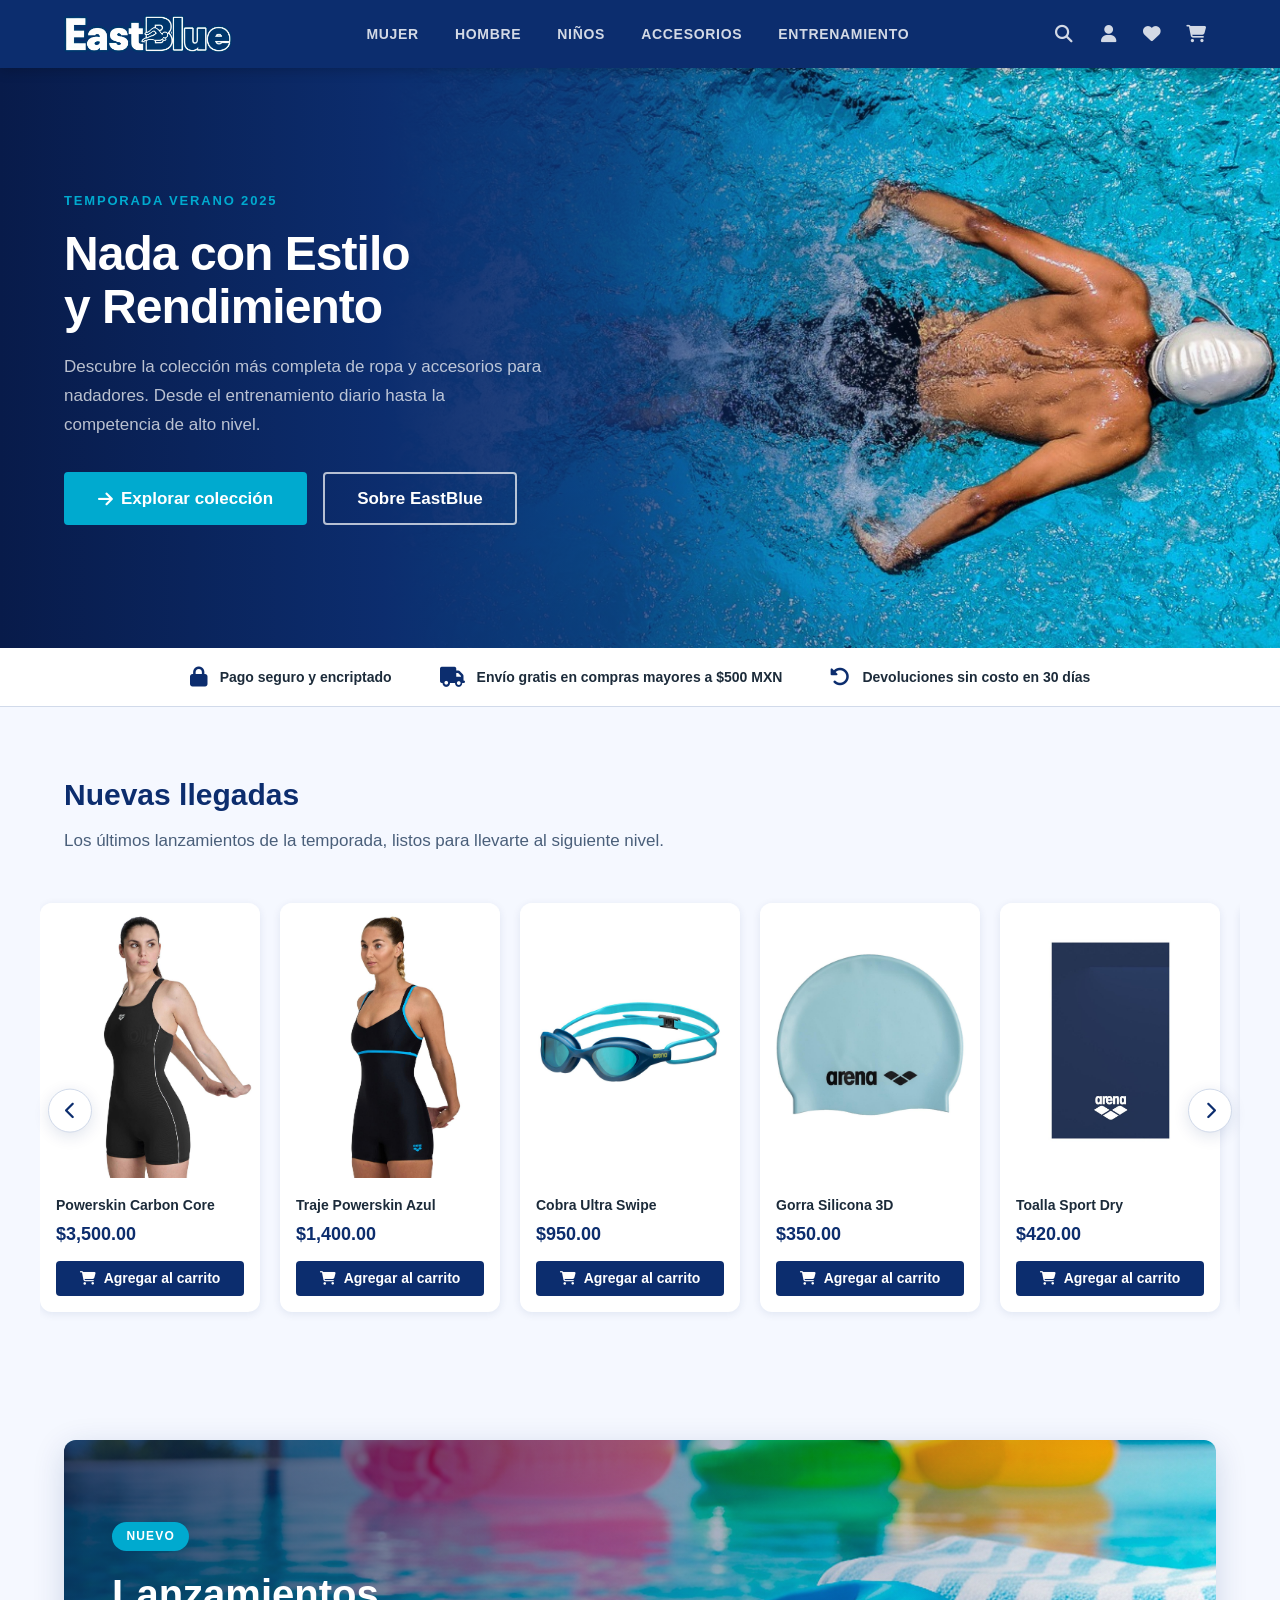
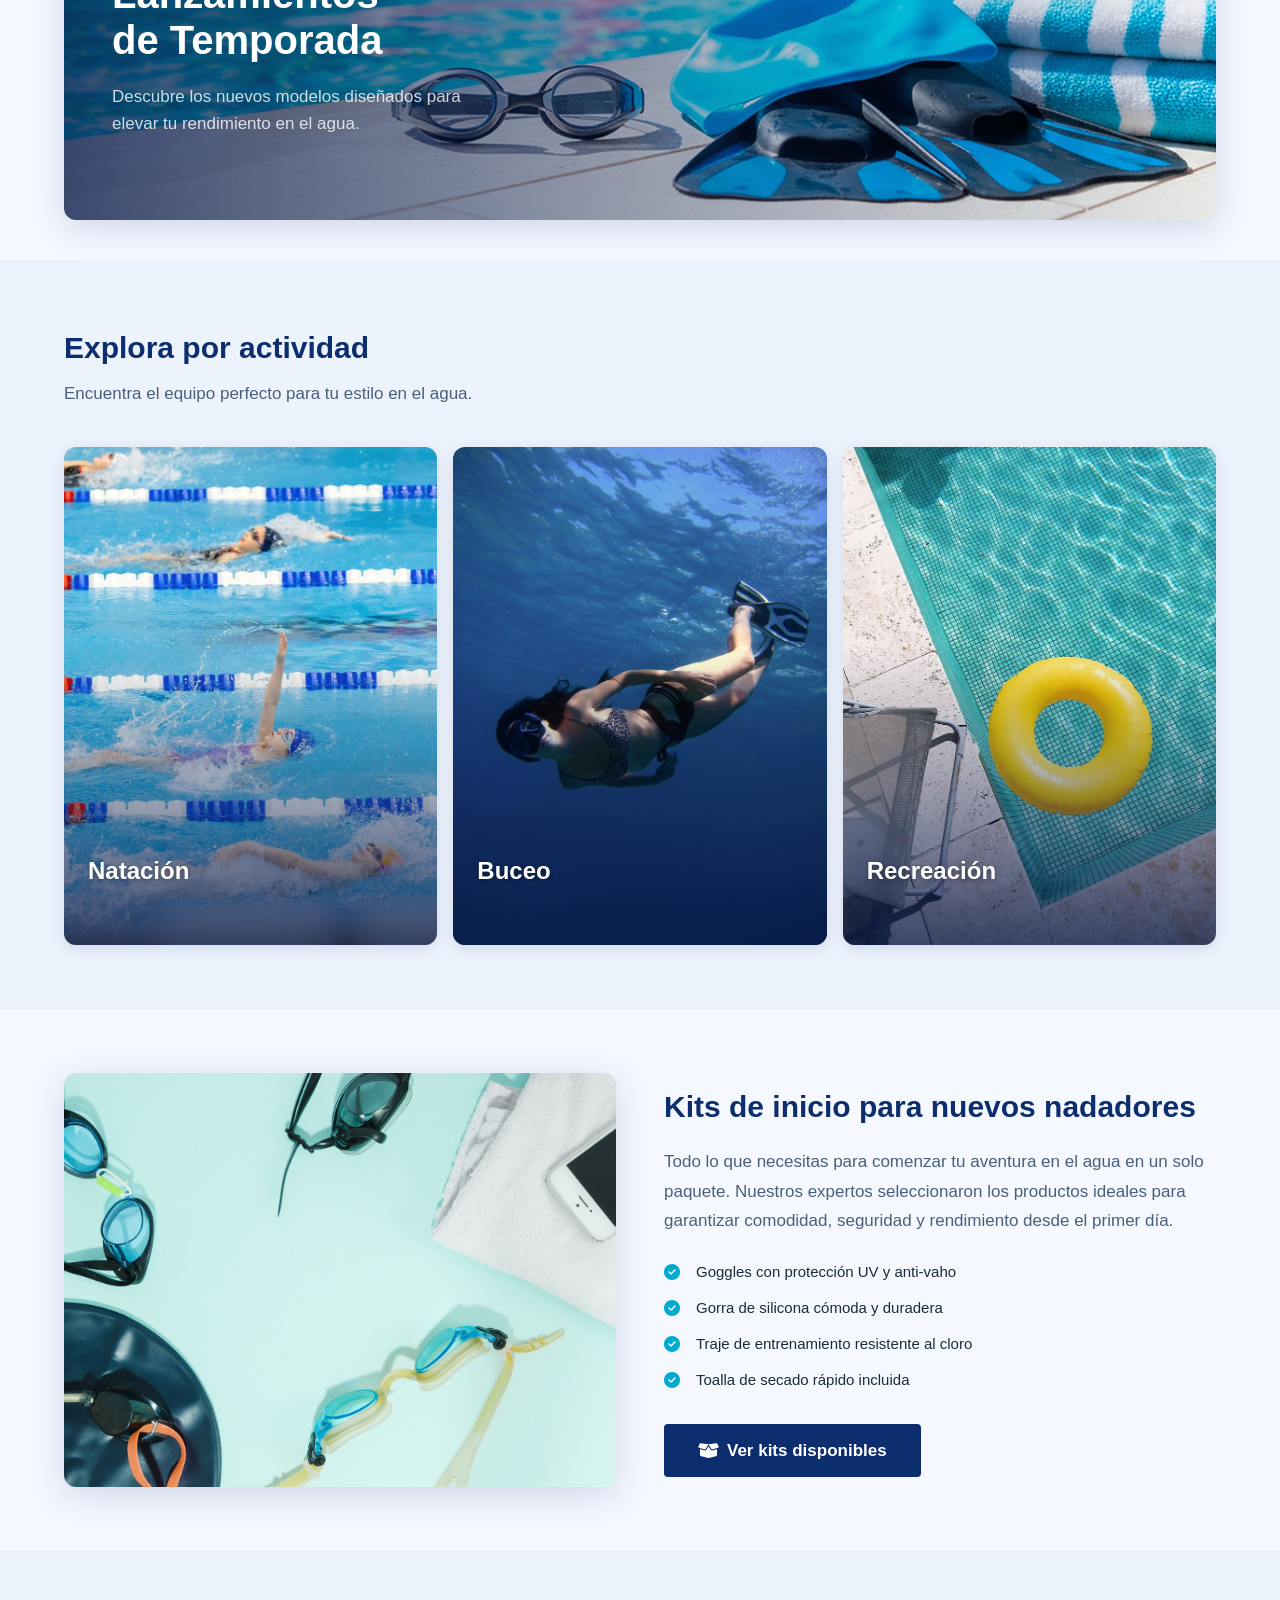
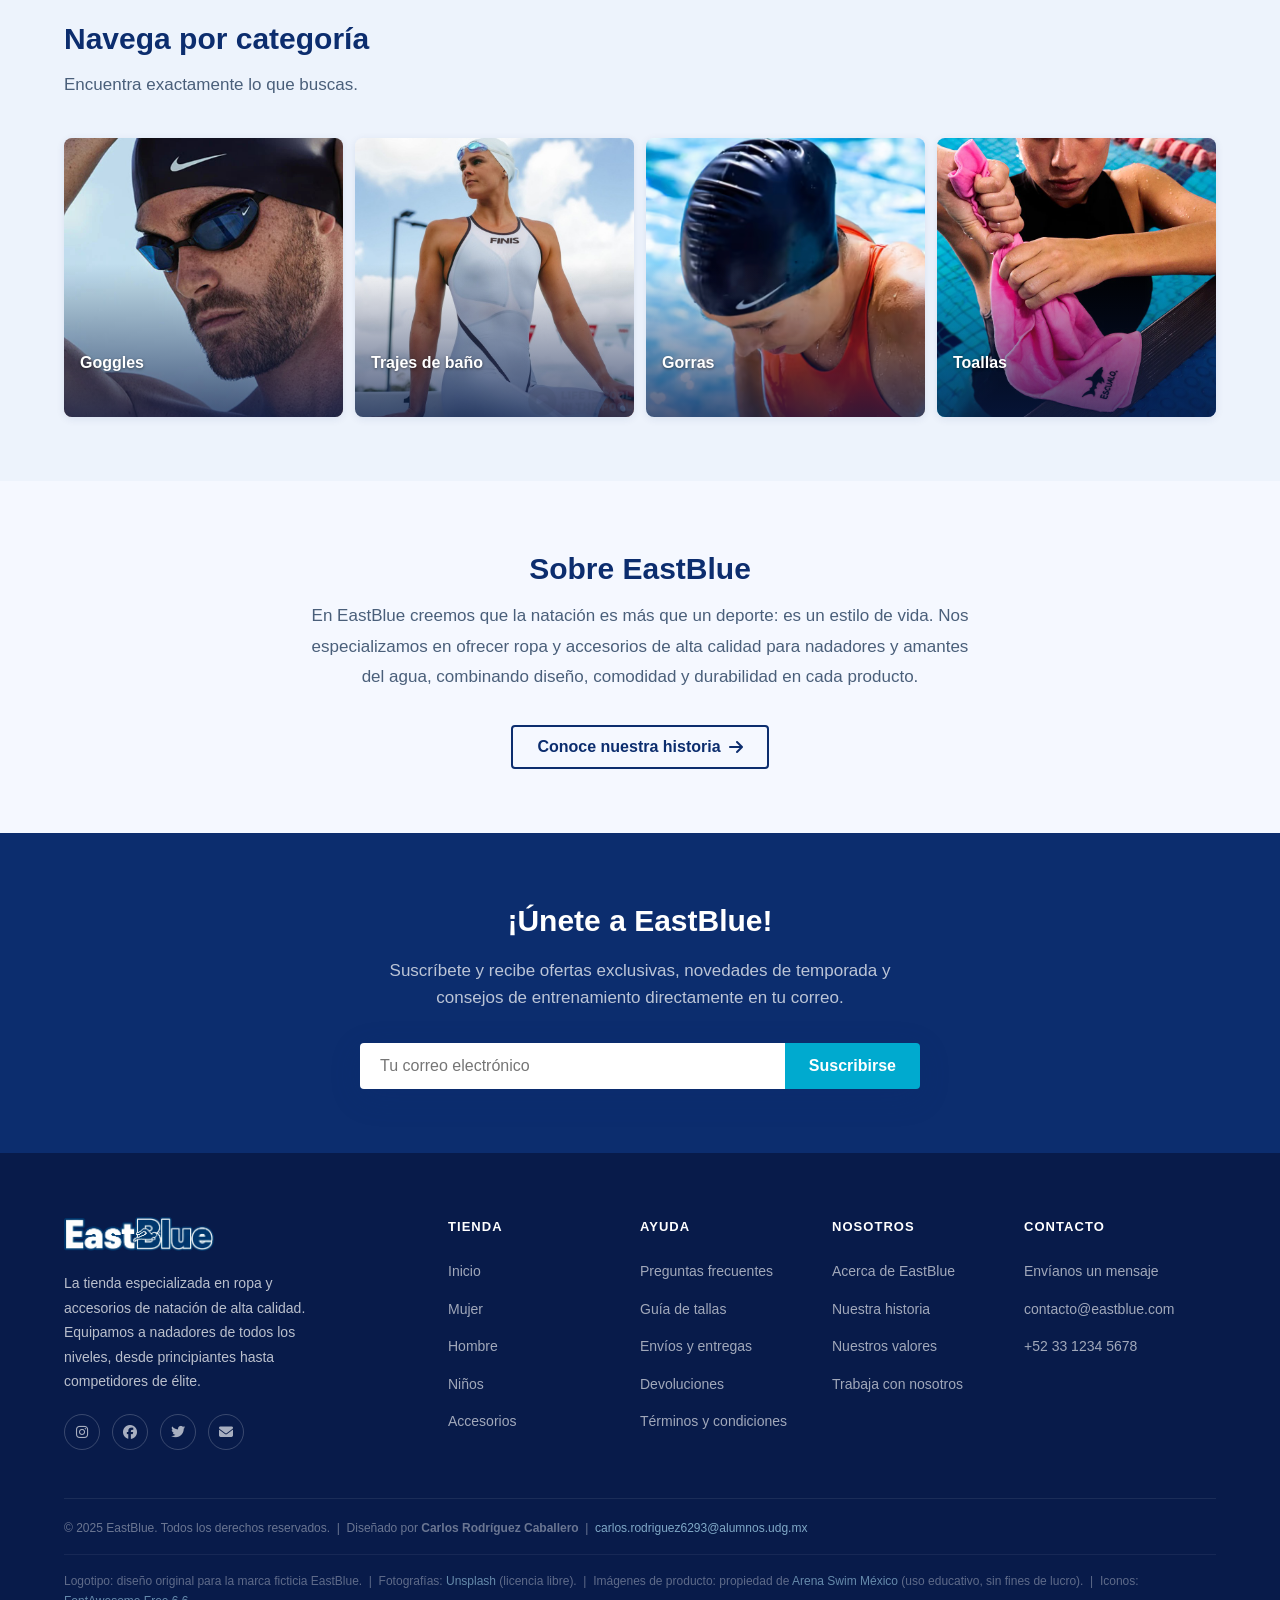
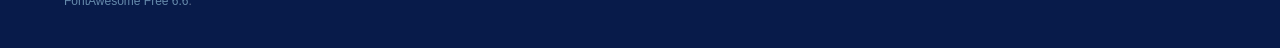
<file: index.html>
<!DOCTYPE html>
<html lang="es">
<head>
    <meta charset="UTF-8">
    <meta name="viewport" content="width=device-width, initial-scale=1.0">
    <title>Ropa y Accesorios de Natación — EastBlue</title>
    <meta name="description" content="EastBlue — Tienda especializada en ropa y accesorios de natación de alta calidad para todos los niveles.">
    <meta name="author" content="Carlos Rodríguez Caballero">
    <link rel="stylesheet" href="estilos.css">
    <link rel="stylesheet" href="https://cdnjs.cloudflare.com/ajax/libs/font-awesome/6.6.0/css/all.min.css">
</head>
<body>
    <header class="site-header">
        <div class="nav-inner">
            <a class="nav-logo" href="index.html">
                <img src="Imagenes/Recursos/logo.png" alt="EastBlue — Ropa y accesorios de natación">
            </a>
            <nav class="nav-links" aria-label="Navegación principal">
                <a href="categoria-mujer.html">Mujer</a>
                <a href="#" id="nav-hombre">Hombre</a>
                <a href="#">Niños</a>
                <a href="#">Accesorios</a>
                <a href="#">Entrenamiento</a>
            </nav>
            <div class="nav-icons">
                <a href="#" aria-label="Buscar"><i class="fa-solid fa-magnifying-glass"></i></a>
                <a href="#" aria-label="Mi cuenta"><i class="fa-solid fa-user"></i></a>
                <a href="#" aria-label="Lista de deseos"><i class="fa-solid fa-heart"></i></a>
                <a href="#" aria-label="Carrito de compras"><i class="fa-solid fa-cart-shopping"></i></a>
            </div>
        </div>
    </header>

    <section class="hero" aria-label="Bienvenida">
        <div class="hero-inner">
            <div class="hero-text">
                <p class="hero-eyebrow">Temporada Verano 2025</p>
                <h1 class="hero-title">Nada con Estilo<br>y Rendimiento</h1>
                <p class="hero-desc">Descubre la colección más completa de ropa y accesorios para nadadores. Desde el entrenamiento diario hasta la competencia de alto nivel.</p>
                <div class="hero-actions">
                    <a href="#" class="btn btn-accent btn-lg">
                        <i class="fa-solid fa-arrow-right"></i> Explorar colección
                    </a>
                    <a href="nosotros.html" class="btn btn-outline btn-lg">Sobre EastBlue</a>
                </div>
            </div>
        </div>
    </section>

    <div class="trust-bar">
        <div class="trust-inner">
            <div class="trust-item">
                <i class="fa-solid fa-lock" aria-hidden="true"></i>
                <span>Pago seguro y encriptado</span>
            </div>
            <div class="trust-item">
                <i class="fa-solid fa-truck" aria-hidden="true"></i>
                <span>Envío gratis en compras mayores a $500 MXN</span>
            </div>
            <div class="trust-item">
                <i class="fa-solid fa-rotate-left" aria-hidden="true"></i>
                <span>Devoluciones sin costo en 30 días</span>
            </div>
        </div>
    </div>

    <main>

        <section class="section">
            <div class="container">
                <h2 class="section-title">Nuevas llegadas</h2>
                <p class="section-sub">Los últimos lanzamientos de la temporada, listos para llevarte al siguiente nivel.</p>
                <div class="carrusel-wrapper" aria-label="Carrusel de nuevos productos">
                    <div class="productos-scroll">
                        <article class="product-card">
                            <a href="pagina-de-producto.html">
                                <img class="pc-img" src="Imagenes/Productos/producto-traje-negro.jpg" alt="Powerskin Carbon Core — traje de competencia negro" loading="lazy">
                            </a>
                            <div class="pc-body">
                                <p class="pc-name">Powerskin Carbon Core</p>
                                <p class="pc-price">$3,500.00</p>
                                <button class="pc-btn" onclick="location.href='pagina-de-producto.html'">
                                    <i class="fa-solid fa-cart-shopping"></i> Agregar al carrito
                                </button>
                            </div>
                        </article>
                        <article class="product-card">
                            <a href="pagina-de-producto.html">
                                <img class="pc-img" src="Imagenes/Productos/producto-traje-azul.jpg" alt="Traje de baño azul femenino" loading="lazy">
                            </a>
                            <div class="pc-body">
                                <p class="pc-name">Traje Powerskin Azul</p>
                                <p class="pc-price">$1,400.00</p>
                                <button class="pc-btn" onclick="location.href='pagina-de-producto.html'">
                                    <i class="fa-solid fa-cart-shopping"></i> Agregar al carrito
                                </button>
                            </div>
                        </article>
                        <article class="product-card">
                            <a href="pagina-de-producto.html">
                                <img class="pc-img" src="Imagenes/Productos/producto-googles-1.jpg" alt="Goggles Cobra Ultra Swipe" loading="lazy">
                            </a>
                            <div class="pc-body">
                                <p class="pc-name">Cobra Ultra Swipe</p>
                                <p class="pc-price">$950.00</p>
                                <button class="pc-btn" onclick="location.href='pagina-de-producto.html'">
                                    <i class="fa-solid fa-cart-shopping"></i> Agregar al carrito
                                </button>
                            </div>
                        </article>
                        <article class="product-card">
                            <a href="pagina-de-producto.html">
                                <img class="pc-img" src="Imagenes/Productos/producto-gorra-azul.jpg" alt="Gorra de silicona azul 3D" loading="lazy">
                            </a>
                            <div class="pc-body">
                                <p class="pc-name">Gorra Silicona 3D</p>
                                <p class="pc-price">$350.00</p>
                                <button class="pc-btn" onclick="location.href='pagina-de-producto.html'">
                                    <i class="fa-solid fa-cart-shopping"></i> Agregar al carrito
                                </button>
                            </div>
                        </article>
                        <article class="product-card">
                            <a href="pagina-de-producto.html">
                                <img class="pc-img" src="Imagenes/Productos/producto-toalla.jpg" alt="Toalla deportiva de secado rápido" loading="lazy">
                            </a>
                            <div class="pc-body">
                                <p class="pc-name">Toalla Sport Dry</p>
                                <p class="pc-price">$420.00</p>
                                <button class="pc-btn" onclick="location.href='pagina-de-producto.html'">
                                    <i class="fa-solid fa-cart-shopping"></i> Agregar al carrito
                                </button>
                            </div>
                        </article>
                        <article class="product-card">
                            <a href="pagina-de-producto.html">
                                <img class="pc-img" src="Imagenes/Productos/producto-gorra-rosa.jpg" alt="Gorra de silicona rosa" loading="lazy">
                            </a>
                            <div class="pc-body">
                                <p class="pc-name">Gorra Silicona Rosa</p>
                                <p class="pc-price">$350.00</p>
                                <button class="pc-btn" onclick="location.href='pagina-de-producto.html'">
                                    <i class="fa-solid fa-cart-shopping"></i> Agregar al carrito
                                </button>
                            </div>
                        </article>
                    </div>
                    <button class="carrusel-btn prev" aria-label="Anterior"><i class="fa-solid fa-chevron-left"></i></button>
                    <button class="carrusel-btn next" aria-label="Siguiente"><i class="fa-solid fa-chevron-right"></i></button>
                </div>
            </div>
        </section>

        <div class="container">
            <a href="#" class="novedades-banner" aria-label="Ver lanzamientos de temporada">
                <img src="Imagenes/Recursos/banner-fondo.jpg"
                     alt="Lanzamientos de temporada EastBlue" loading="lazy">
                <div class="novedades-overlay">
                    <span class="nov-badge">Nuevo</span>
                    <h2>Lanzamientos<br>de Temporada</h2>
                    <p>Descubre los nuevos modelos diseñados para elevar tu rendimiento en el agua.</p>
                </div>
            </a>
        </div>

        <section class="section section-alt">
            <div class="container">
                <h2 class="section-title">Explora por actividad</h2>
                <p class="section-sub">Encuentra el equipo perfecto para tu estilo en el agua.</p>
                <div class="cat-actividad-grid">
                    <a href="#" class="cat-card" aria-label="Categoría Natación">
                        <img src="Imagenes/Recursos/competencia-natacion.jpg"
                             alt="Nadadores en competencia — categoría Natación" loading="lazy">
                        <div class="cat-card-ov">
                            <p class="cat-card-name">Natación</p>
                            <span class="cat-card-cta">Explorar <i class="fa-solid fa-arrow-right"></i></span>
                        </div>
                    </a>
                    <a href="#" class="cat-card" aria-label="Categoría Buceo">
                        <img src="Imagenes/Recursos/freediving.jpg"
                             alt="Practicante de freediving en aguas profundas — categoría Buceo" loading="lazy">
                        <div class="cat-card-ov">
                            <p class="cat-card-name">Buceo</p>
                            <span class="cat-card-cta">Explorar <i class="fa-solid fa-arrow-right"></i></span>
                        </div>
                    </a>
                    <a href="#" class="cat-card" aria-label="Categoría Recreación">
                        <img src="Imagenes/Recursos/flotador-amarillo.jpg"
                             alt="Flotador amarillo en alberca — categoría Recreación" loading="lazy">
                        <div class="cat-card-ov">
                            <p class="cat-card-name">Recreación</p>
                            <span class="cat-card-cta">Explorar <i class="fa-solid fa-arrow-right"></i></span>
                        </div>
                    </a>
                </div>
            </div>
        </section>

        <section class="section">
            <div class="container">
                <div class="kits-grid">
                    <div class="kits-img">
                        <img src="Imagenes/Recursos/equipo-natacion.jpg"
                             alt="Kit de equipo de natación sobre fondo cian — goggles, gorra y accesorios" loading="lazy">
                    </div>
                    <div class="kits-text">
                        <h2 class="section-title">Kits de inicio para nuevos nadadores</h2>
                        <p>Todo lo que necesitas para comenzar tu aventura en el agua en un solo paquete. Nuestros expertos seleccionaron los productos ideales para garantizar comodidad, seguridad y rendimiento desde el primer día.</p>
                        <div class="kits-features">
                            <div class="kits-feature">
                                <i class="fa-solid fa-check-circle" aria-hidden="true"></i>
                                <span>Goggles con protección UV y anti-vaho</span>
                            </div>
                            <div class="kits-feature">
                                <i class="fa-solid fa-check-circle" aria-hidden="true"></i>
                                <span>Gorra de silicona cómoda y duradera</span>
                            </div>
                            <div class="kits-feature">
                                <i class="fa-solid fa-check-circle" aria-hidden="true"></i>
                                <span>Traje de entrenamiento resistente al cloro</span>
                            </div>
                            <div class="kits-feature">
                                <i class="fa-solid fa-check-circle" aria-hidden="true"></i>
                                <span>Toalla de secado rápido incluida</span>
                            </div>
                        </div>
                        <a href="#" class="btn btn-primary btn-lg">
                            <i class="fa-solid fa-box-open" aria-hidden="true"></i> Ver kits disponibles
                        </a>
                    </div>
                </div>
            </div>
        </section>

        <section class="section section-alt">
            <div class="container">
                <h2 class="section-title">Navega por categoría</h2>
                <p class="section-sub">Encuentra exactamente lo que buscas.</p>
                <div class="cat-prod-grid">
                    <a href="#" class="cat-prod-card" aria-label="Goggles">
                        <img src="Imagenes/Recursos/googles.jpg" alt="Goggles de natación" loading="lazy">
                        <div class="cat-prod-ov"><span class="cat-prod-name">Goggles</span><span class="cat-prod-cta">Ver todo <i class="fa-solid fa-arrow-right"></i></span></div>
                    </a>
                    <a href="#" class="cat-prod-card" aria-label="Trajes de baño">
                        <img src="Imagenes/Recursos/traje-de-baño.jpg" alt="Traje de baño de competencia" loading="lazy">
                        <div class="cat-prod-ov"><span class="cat-prod-name">Trajes de baño</span><span class="cat-prod-cta">Ver todo <i class="fa-solid fa-arrow-right"></i></span></div>
                    </a>
                    <a href="#" class="cat-prod-card" aria-label="Gorras">
                        <img src="Imagenes/Recursos/gorra.png" alt="Gorra de natación de silicona" loading="lazy">
                        <div class="cat-prod-ov"><span class="cat-prod-name">Gorras</span><span class="cat-prod-cta">Ver todo <i class="fa-solid fa-arrow-right"></i></span></div>
                    </a>
                    <a href="#" class="cat-prod-card" aria-label="Toallas">
                        <img src="Imagenes/Recursos/toalla.jpg" alt="Toalla deportiva" loading="lazy">
                        <div class="cat-prod-ov"><span class="cat-prod-name">Toallas</span><span class="cat-prod-cta">Ver todo <i class="fa-solid fa-arrow-right"></i></span></div>
                    </a>
                </div>
            </div>
        </section>

        <section class="section home-nosotros">
            <div class="container">
                <div class="home-nosotros-inner">
                    <h2 class="section-title">Sobre EastBlue</h2>
                    <p>En EastBlue creemos que la natación es más que un deporte: es un estilo de vida. Nos especializamos en ofrecer ropa y accesorios de alta calidad para nadadores y amantes del agua, combinando diseño, comodidad y durabilidad en cada producto.</p>
                    <a href="nosotros.html" class="btn btn-outline-dark">
                        Conoce nuestra historia <i class="fa-solid fa-arrow-right"></i>
                    </a>
                </div>
            </div>
        </section>

        <section class="newsletter">
            <div class="container">
                <div class="newsletter-inner">
                    <h2>¡Únete a EastBlue!</h2>
                    <p>Suscríbete y recibe ofertas exclusivas, novedades de temporada y consejos de entrenamiento directamente en tu correo.</p>
                    <form class="newsletter-form" onsubmit="return false;" aria-label="Formulario de suscripción">
                        <label for="newsletter-email" class="sr-only">Correo electrónico</label>
                        <input type="email" id="newsletter-email" placeholder="Tu correo electrónico" required autocomplete="email">
                        <button type="submit">Suscribirse</button>
                    </form>
                </div>
            </div>
        </section>

    </main>

    <footer class="site-footer">
        <div class="container">
            <div class="footer-grid">
                <div class="footer-brand">
                    <img src="Imagenes/Recursos/logo.png" alt="EastBlue">
                    <p>La tienda especializada en ropa y accesorios de natación de alta calidad. Equipamos a nadadores de todos los niveles, desde principiantes hasta competidores de élite.</p>
                    <div class="footer-social">
                        <a href="#" aria-label="Instagram"><i class="fa-brands fa-instagram"></i></a>
                        <a href="#" aria-label="Facebook"><i class="fa-brands fa-facebook"></i></a>
                        <a href="#" aria-label="Twitter"><i class="fa-brands fa-twitter"></i></a>
                        <a href="#" aria-label="Correo electrónico"><i class="fa-solid fa-envelope"></i></a>
                    </div>
                </div>
                <div class="footer-col">
                    <h4>Tienda</h4>
                    <ul>
                        <li><a href="index.html">Inicio</a></li>
                        <li><a href="categoria-mujer.html">Mujer</a></li>
                        <li><a href="#">Hombre</a></li>
                        <li><a href="#">Niños</a></li>
                        <li><a href="#">Accesorios</a></li>
                    </ul>
                </div>
                <div class="footer-col">
                    <h4>Ayuda</h4>
                    <ul>
                        <li><a href="#">Preguntas frecuentes</a></li>
                        <li><a href="#">Guía de tallas</a></li>
                        <li><a href="#">Envíos y entregas</a></li>
                        <li><a href="#">Devoluciones</a></li>
                        <li><a href="#">Términos y condiciones</a></li>
                    </ul>
                </div>
                <div class="footer-col">
                    <h4>Nosotros</h4>
                    <ul>
                        <li><a href="nosotros.html">Acerca de EastBlue</a></li>
                        <li><a href="nosotros.html#historia">Nuestra historia</a></li>
                        <li><a href="nosotros.html#valores">Nuestros valores</a></li>
                        <li><a href="contacto.html">Trabaja con nosotros</a></li>
                    </ul>
                </div>
                <div class="footer-col">
                    <h4>Contacto</h4>
                    <ul>
                        <li><a href="contacto.html">Envíanos un mensaje</a></li>
                        <li><a href="mailto:contacto@eastblue.com">contacto@eastblue.com</a></li>
                        <li><a href="tel:+523312345678">+52 33 1234 5678</a></li>
                    </ul>
                </div>
            </div>
            <div class="footer-bottom">
                <p>© 2025 EastBlue. Todos los derechos reservados. &nbsp;|&nbsp; Diseñado por <strong>Carlos Rodríguez Caballero</strong> &nbsp;|&nbsp; <a href="mailto:carlos.rodriguez6293@alumnos.udg.mx">carlos.rodriguez6293@alumnos.udg.mx</a></p>
                <p class="referencias">
                    Logotipo: diseño original para la marca ficticia EastBlue. &nbsp;|&nbsp;
                    Fotografías: <a href="https://unsplash.com/" target="_blank">Unsplash</a> (licencia libre). &nbsp;|&nbsp;
                    Imágenes de producto: propiedad de <a href="https://arenaswim.com.mx/" target="_blank">Arena Swim México</a> (uso educativo, sin fines de lucro). &nbsp;|&nbsp;
                    Iconos: <a href="https://fontawesome.com/" target="_blank">FontAwesome Free 6.6</a>.
                </p>
            </div>
        </div>
    </footer>

    <script>
    window.addEventListener('load', () => {
        document.querySelectorAll('.carrusel-wrapper').forEach(w => {
            const s     = w.querySelector('.productos-scroll');
            if (!s) return;
            const cards = Array.from(s.querySelectorAll('.product-card'));
            const cardW = () => cards[0] ? cards[0].offsetWidth + 16 : 260;
            w.querySelector('.prev')?.addEventListener('click', () => s.scrollBy({ left: -cardW(), behavior: 'smooth' }));
            w.querySelector('.next')?.addEventListener('click', () => s.scrollBy({ left:  cardW(), behavior: 'smooth' }));
        });
    });
    </script>
</body>
</html>
</file>
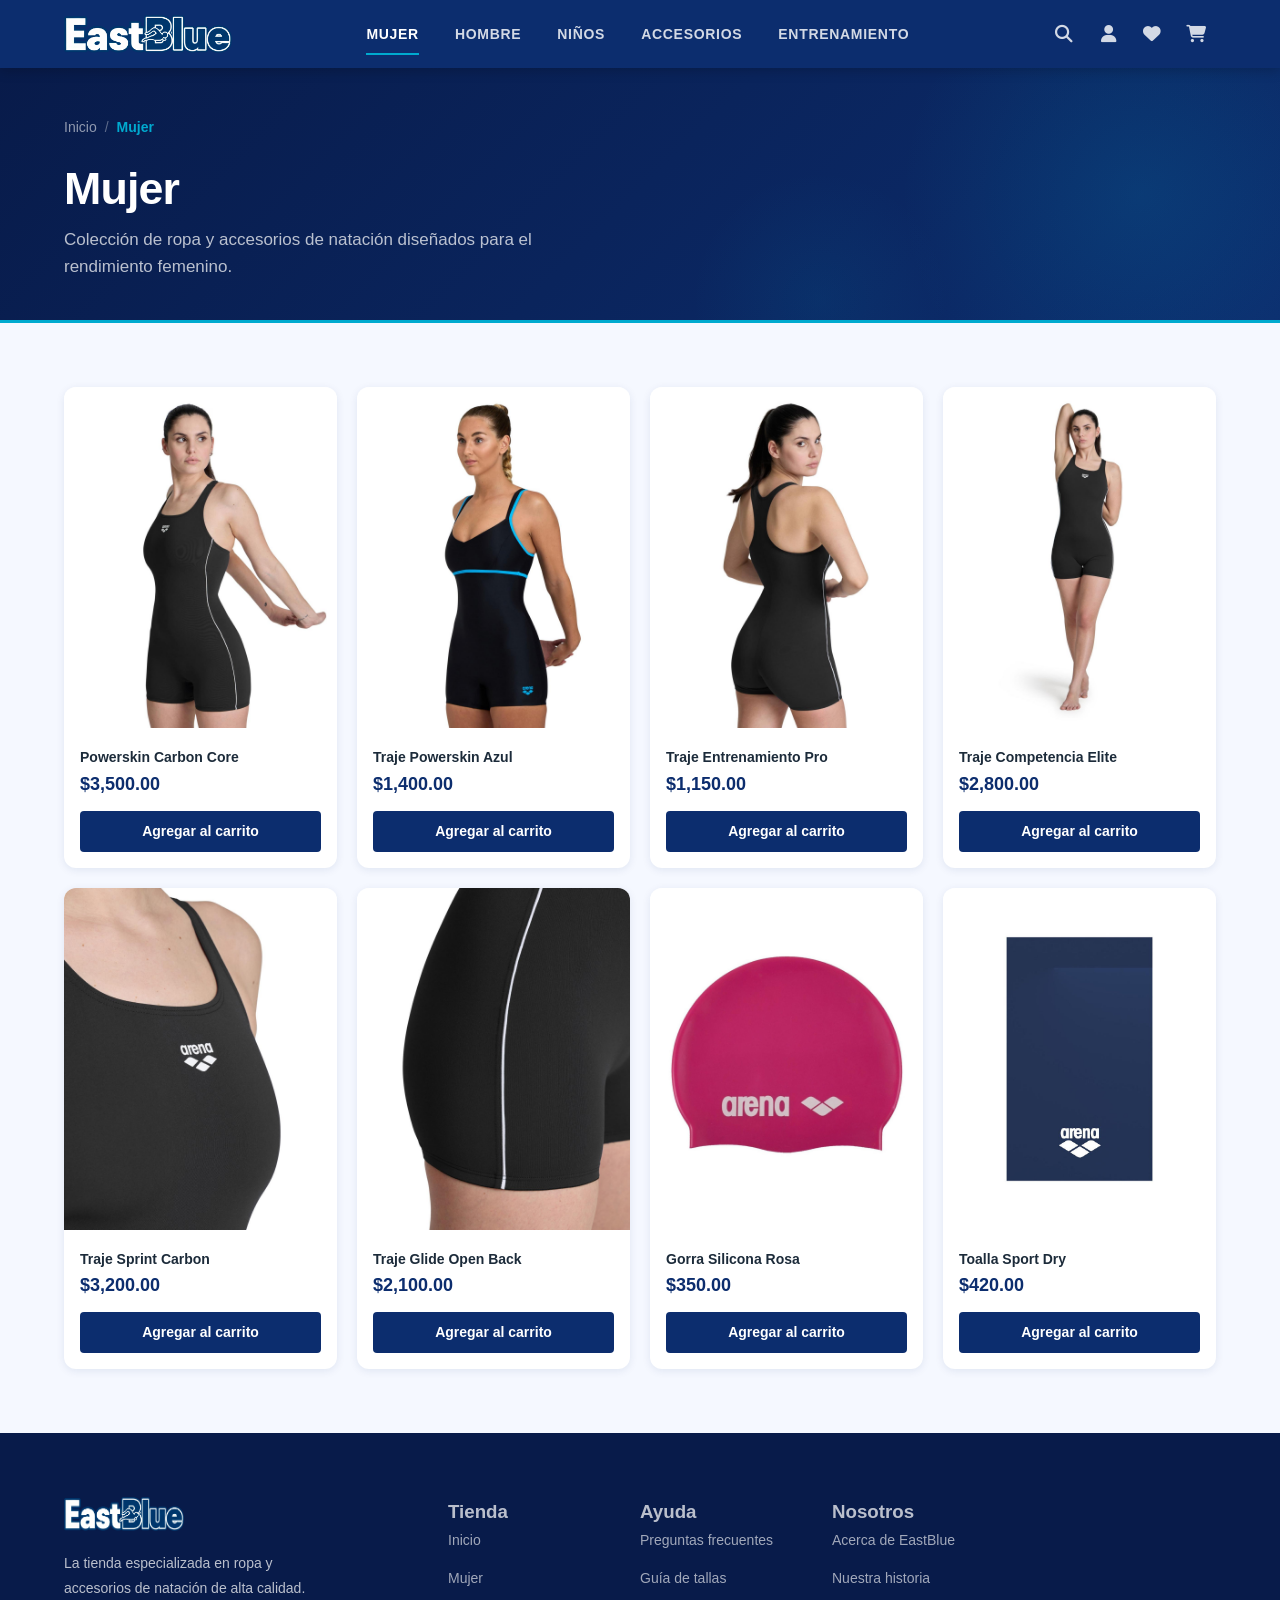
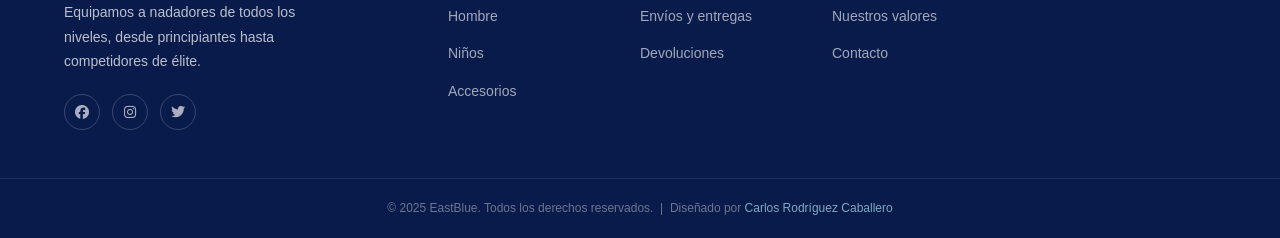
<file: categoria-mujer.html>
<!DOCTYPE html>
<html lang="es">
<head>
    <meta charset="UTF-8">
    <meta name="viewport" content="width=device-width, initial-scale=1.0">
    <title>Mujer — EastBlue</title>
    <meta name="description" content="Ropa y accesorios de natación para mujer. Trajes de competencia, gorras y más — EastBlue.">
    <link rel="stylesheet" href="estilos.css">
    <link rel="stylesheet" href="https://cdnjs.cloudflare.com/ajax/libs/font-awesome/6.6.0/css/all.min.css">
</head>
<body>
    <header class="site-header">
        <div class="nav-inner">
            <a class="nav-logo" href="index.html">
                <img src="Imagenes/Recursos/logo.png" alt="EastBlue — Ropa y accesorios de natación">
            </a>
            <nav class="nav-links" aria-label="Navegación principal">
                <a href="categoria-mujer.html" class="active">Mujer</a>
                <a href="#">Hombre</a>
                <a href="#">Niños</a>
                <a href="#">Accesorios</a>
                <a href="#">Entrenamiento</a>
            </nav>
            <div class="nav-icons">
                <a href="#" aria-label="Buscar"><i class="fa-solid fa-magnifying-glass"></i></a>
                <a href="#" aria-label="Mi cuenta"><i class="fa-solid fa-user"></i></a>
                <a href="#" aria-label="Lista de deseos"><i class="fa-solid fa-heart"></i></a>
                <a href="#" aria-label="Carrito de compras"><i class="fa-solid fa-cart-shopping"></i></a>
            </div>
        </div>
    </header>

    <div class="cat-header">
        <div class="cat-header-inner">
            <nav class="breadcrumb" aria-label="Ruta de navegación">
                <a href="index.html">Inicio</a>
                <span class="breadcrumb-sep" aria-hidden="true">/</span>
                <span>Mujer</span>
            </nav>
            <h1>Mujer</h1>
            <p>Colección de ropa y accesorios de natación diseñados para el rendimiento femenino.</p>
        </div>
    </div>

    <main>
        <section class="section">
            <div class="container">
                <div class="product-grid">

                    <article class="product-card">
                        <a href="pagina-de-producto.html"><img class="pc-img" src="Imagenes/Productos/producto-traje-negro.jpg" alt="Traje Arena Powerskin Negro" loading="lazy"></a>
                        <div class="pc-body">
                            <a href="pagina-de-producto.html" class="pc-name">Powerskin Carbon Core</a>
                            <p class="pc-price">$3,500.00</p>
                            <a href="pagina-de-producto.html" class="pc-btn">Agregar al carrito</a>
                        </div>
                    </article>

                    <article class="product-card">
                        <a href="pagina-de-producto.html"><img class="pc-img" src="Imagenes/Productos/producto-traje-azul.jpg" alt="Traje Arena Powerskin Azul" loading="lazy"></a>
                        <div class="pc-body">
                            <a href="pagina-de-producto.html" class="pc-name">Traje Powerskin Azul</a>
                            <p class="pc-price">$1,400.00</p>
                            <a href="pagina-de-producto.html" class="pc-btn">Agregar al carrito</a>
                        </div>
                    </article>

                    <article class="product-card">
                        <a href="pagina-de-producto.html"><img class="pc-img" src="Imagenes/Productos/producto-traje-negro2.jpg" alt="Traje de entrenamiento negro 2" loading="lazy"></a>
                        <div class="pc-body">
                            <a href="pagina-de-producto.html" class="pc-name">Traje Entrenamiento Pro</a>
                            <p class="pc-price">$1,150.00</p>
                            <a href="pagina-de-producto.html" class="pc-btn">Agregar al carrito</a>
                        </div>
                    </article>

                    <article class="product-card">
                        <a href="pagina-de-producto.html"><img class="pc-img" src="Imagenes/Productos/producto-traje-negro3.jpg" alt="Traje de competencia negro 3" loading="lazy"></a>
                        <div class="pc-body">
                            <a href="pagina-de-producto.html" class="pc-name">Traje Competencia Elite</a>
                            <p class="pc-price">$2,800.00</p>
                            <a href="pagina-de-producto.html" class="pc-btn">Agregar al carrito</a>
                        </div>
                    </article>

                    <article class="product-card">
                        <a href="pagina-de-producto.html"><img class="pc-img" src="Imagenes/Productos/producto-traje-negro4.jpg" alt="Traje de competencia negro 4" loading="lazy"></a>
                        <div class="pc-body">
                            <a href="pagina-de-producto.html" class="pc-name">Traje Sprint Carbon</a>
                            <p class="pc-price">$3,200.00</p>
                            <a href="pagina-de-producto.html" class="pc-btn">Agregar al carrito</a>
                        </div>
                    </article>

                    <article class="product-card">
                        <a href="pagina-de-producto.html"><img class="pc-img" src="Imagenes/Productos/producto-traje-negro5.jpg" alt="Traje de competencia negro 5" loading="lazy"></a>
                        <div class="pc-body">
                            <a href="pagina-de-producto.html" class="pc-name">Traje Glide Open Back</a>
                            <p class="pc-price">$2,100.00</p>
                            <a href="pagina-de-producto.html" class="pc-btn">Agregar al carrito</a>
                        </div>
                    </article>

                    <article class="product-card">
                        <a href="pagina-de-producto.html"><img class="pc-img" src="Imagenes/Productos/producto-gorra-rosa.jpg" alt="Gorra de silicona rosa" loading="lazy"></a>
                        <div class="pc-body">
                            <a href="pagina-de-producto.html" class="pc-name">Gorra Silicona Rosa</a>
                            <p class="pc-price">$350.00</p>
                            <a href="pagina-de-producto.html" class="pc-btn">Agregar al carrito</a>
                        </div>
                    </article>

                    <article class="product-card">
                        <a href="pagina-de-producto.html"><img class="pc-img" src="Imagenes/Productos/producto-toalla.jpg" alt="Toalla deportiva de secado rápido" loading="lazy"></a>
                        <div class="pc-body">
                            <a href="pagina-de-producto.html" class="pc-name">Toalla Sport Dry</a>
                            <p class="pc-price">$420.00</p>
                            <a href="pagina-de-producto.html" class="pc-btn">Agregar al carrito</a>
                        </div>
                    </article>

                </div>
            </div>
        </section>
    </main>

    <footer class="site-footer">
        <div class="footer-grid container">
            <div class="footer-brand">
                <img src="Imagenes/Recursos/logo.png" alt="EastBlue" width="120">
                <p>La tienda especializada en ropa y accesorios de natación de alta calidad. Equipamos a nadadores de todos los niveles, desde principiantes hasta competidores de élite.</p>
                <div class="footer-social">
                    <a href="#" aria-label="Facebook"><i class="fa-brands fa-facebook"></i></a>
                    <a href="#" aria-label="Instagram"><i class="fa-brands fa-instagram"></i></a>
                    <a href="#" aria-label="Twitter"><i class="fa-brands fa-twitter"></i></a>
                </div>
            </div>
            <div class="footer-col">
                <h3>Tienda</h3>
                <ul>
                    <li><a href="index.html">Inicio</a></li>
                    <li><a href="categoria-mujer.html">Mujer</a></li>
                    <li><a href="#">Hombre</a></li>
                    <li><a href="#">Niños</a></li>
                    <li><a href="#">Accesorios</a></li>
                </ul>
            </div>
            <div class="footer-col">
                <h3>Ayuda</h3>
                <ul>
                    <li><a href="#">Preguntas frecuentes</a></li>
                    <li><a href="#">Guía de tallas</a></li>
                    <li><a href="#">Envíos y entregas</a></li>
                    <li><a href="#">Devoluciones</a></li>
                </ul>
            </div>
            <div class="footer-col">
                <h3>Nosotros</h3>
                <ul>
                    <li><a href="nosotros.html">Acerca de EastBlue</a></li>
                    <li><a href="nosotros.html">Nuestra historia</a></li>
                    <li><a href="nosotros.html">Nuestros valores</a></li>
                    <li><a href="contacto.html">Contacto</a></li>
                </ul>
            </div>
        </div>
        <div class="footer-bottom">
            <div class="container">
                <p>© 2025 EastBlue. Todos los derechos reservados. &nbsp;|&nbsp; Diseñado por <a href="mailto:carlos.rodriguez6293@alumnos.udg.mx">Carlos Rodríguez Caballero</a></p>
            </div>
        </div>
    </footer>

</body>
</html>
</file>
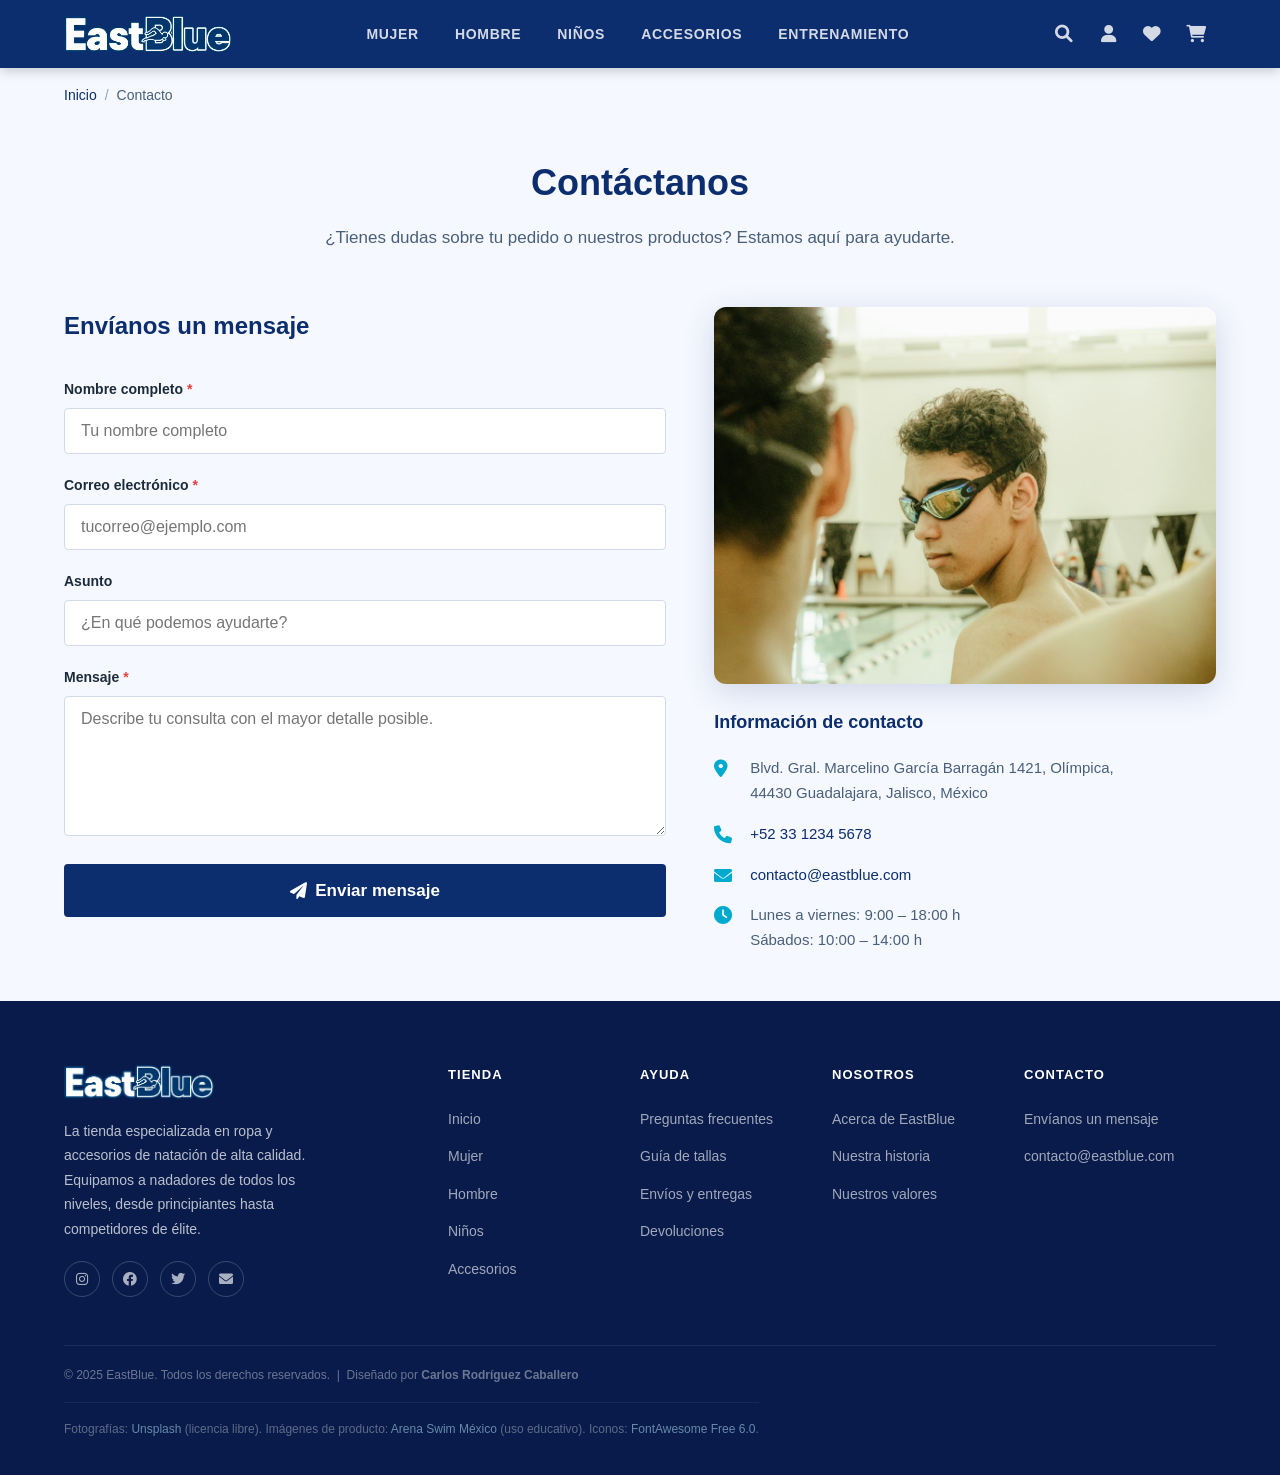
<file: contacto.html>
<!DOCTYPE html>
<html lang="es">
<head>
    <meta charset="UTF-8">
    <meta name="viewport" content="width=device-width, initial-scale=1.0">
    <title>Contacto — EastBlue</title>
    <meta name="description" content="Comunícate con EastBlue. Estamos para ayudarte con tu pedido, producto o cualquier consulta.">
    <meta name="author" content="Carlos Rodríguez Caballero">
    <link rel="stylesheet" href="estilos.css">
    <link rel="stylesheet" href="https://cdnjs.cloudflare.com/ajax/libs/font-awesome/6.0.0/css/all.min.css">
</head>
<body>
    <header class="site-header">
        <div class="nav-inner">
            <a class="nav-logo" href="index.html">
                <img src="Imagenes/Recursos/logo.png" alt="EastBlue — Ropa y accesorios de natación">
            </a>
            <nav class="nav-links" aria-label="Navegación principal">
                <a href="categoria-mujer.html">Mujer</a>
                <a href="#" id="nav-hombre">Hombre</a>
                <a href="#">Niños</a>
                <a href="#">Accesorios</a>
                <a href="#">Entrenamiento</a>
            </nav>
            <div class="nav-icons">
                <a href="#" aria-label="Buscar"><i class="fa-solid fa-magnifying-glass"></i></a>
                <a href="#" aria-label="Mi cuenta"><i class="fa-solid fa-user"></i></a>
                <a href="#" aria-label="Lista de deseos"><i class="fa-solid fa-heart"></i></a>
                <a href="#" aria-label="Carrito"><i class="fa-solid fa-cart-shopping"></i></a>
            </div>
        </div>
    </header>

    <main>
        <div class="container">

            <nav class="breadcrumb" aria-label="Ruta de navegación">
                <a href="index.html">Inicio</a>
                <span class="breadcrumb-sep" aria-hidden="true">/</span>
                <span>Contacto</span>
            </nav>

            <div style="text-align:center;padding:2rem 0 .5rem">
                <h1 style="font-size:2.25rem;font-weight:800;color:var(--primary)">Contáctanos</h1>
                <p style="color:var(--text-muted);font-size:1.0625rem;margin-top:.75rem">
                    ¿Tienes dudas sobre tu pedido o nuestros productos? Estamos aquí para ayudarte.
                </p>
            </div>

            <div class="contacto-layout">

                <div class="page-form">
                    <h2 class="page-form-title">Envíanos un mensaje</h2>
                    <form onsubmit="handleSubmit(event)" novalidate>
                        <div class="field">
                            <label for="nombre">Nombre completo <span aria-hidden="true" style="color:#e53e3e">*</span></label>
                            <input type="text" id="nombre" name="nombre" placeholder="Tu nombre completo" required autocomplete="name">
                        </div>
                        <div class="field">
                            <label for="email">Correo electrónico <span aria-hidden="true" style="color:#e53e3e">*</span></label>
                            <input type="email" id="email" name="email" placeholder="tucorreo@ejemplo.com" required autocomplete="email">
                        </div>
                        <div class="field">
                            <label for="asunto">Asunto</label>
                            <input type="text" id="asunto" name="asunto" placeholder="¿En qué podemos ayudarte?">
                        </div>
                        <div class="field">
                            <label for="mensaje">Mensaje <span aria-hidden="true" style="color:#e53e3e">*</span></label>
                            <textarea id="mensaje" name="mensaje" placeholder="Describe tu consulta con el mayor detalle posible." required></textarea>
                        </div>
                        <button type="submit" class="btn btn-primary btn-full btn-lg">
                            <i class="fa-solid fa-paper-plane" aria-hidden="true"></i>
                            Enviar mensaje
                        </button>
                        <p id="form-msg" style="margin-top:1rem;color:var(--accent);font-weight:600;display:none">
                            <i class="fa-solid fa-check-circle"></i> ¡Mensaje enviado! Nos pondremos en contacto contigo pronto.
                        </p>
                    </form>
                </div>

                <aside class="contacto-aside">
                    <div class="contacto-img">
                        <img src="Imagenes/Recursos/nadadores-conviviendo.jpg"
                             alt="Dos nadadores en instalaciones acuáticas — el equipo EastBlue valora la comunidad" loading="lazy">
                    </div>
                    <h3 class="contacto-info-title">Información de contacto</h3>
                    <div class="contacto-info-list">
                        <div class="ci-item">
                            <i class="fa-solid fa-location-dot" aria-hidden="true"></i>
                            <p>Blvd. Gral. Marcelino García Barragán 1421, Olímpica,<br>44430 Guadalajara, Jalisco, México</p>
                        </div>
                        <div class="ci-item">
                            <i class="fa-solid fa-phone" aria-hidden="true"></i>
                            <p><a href="tel:+523312345678" style="color:var(--primary)">+52 33 1234 5678</a></p>
                        </div>
                        <div class="ci-item">
                            <i class="fa-solid fa-envelope" aria-hidden="true"></i>
                            <p><a href="mailto:contacto@eastblue.com" style="color:var(--primary)">contacto@eastblue.com</a></p>
                        </div>
                        <div class="ci-item">
                            <i class="fa-solid fa-clock" aria-hidden="true"></i>
                            <p>Lunes a viernes: 9:00 – 18:00 h<br>Sábados: 10:00 – 14:00 h</p>
                        </div>
                    </div>
                </aside>

            </div>
        </div>
    </main>

    <footer class="site-footer">
        <div class="container">
            <div class="footer-grid">
                <div class="footer-brand">
                    <img src="Imagenes/Recursos/logo.png" alt="EastBlue">
                    <p>La tienda especializada en ropa y accesorios de natación de alta calidad. Equipamos a nadadores de todos los niveles, desde principiantes hasta competidores de élite.</p>
                    <div class="footer-social">
                        <a href="#" aria-label="Instagram"><i class="fa-brands fa-instagram"></i></a>
                        <a href="#" aria-label="Facebook"><i class="fa-brands fa-facebook"></i></a>
                        <a href="#" aria-label="Twitter"><i class="fa-brands fa-twitter"></i></a>
                        <a href="#" aria-label="Correo"><i class="fa-solid fa-envelope"></i></a>
                    </div>
                </div>
                <div class="footer-col">
                    <h4>Tienda</h4>
                    <ul>
                        <li><a href="index.html">Inicio</a></li>
                        <li><a href="categoria-mujer.html">Mujer</a></li>
                        <li><a href="#">Hombre</a></li>
                        <li><a href="#">Niños</a></li>
                        <li><a href="#">Accesorios</a></li>
                    </ul>
                </div>
                <div class="footer-col">
                    <h4>Ayuda</h4>
                    <ul>
                        <li><a href="#">Preguntas frecuentes</a></li>
                        <li><a href="#">Guía de tallas</a></li>
                        <li><a href="#">Envíos y entregas</a></li>
                        <li><a href="#">Devoluciones</a></li>
                    </ul>
                </div>
                <div class="footer-col">
                    <h4>Nosotros</h4>
                    <ul>
                        <li><a href="nosotros.html">Acerca de EastBlue</a></li>
                        <li><a href="nosotros.html#historia">Nuestra historia</a></li>
                        <li><a href="nosotros.html#valores">Nuestros valores</a></li>
                    </ul>
                </div>
                <div class="footer-col">
                    <h4>Contacto</h4>
                    <ul>
                        <li><a href="contacto.html">Envíanos un mensaje</a></li>
                        <li><a href="mailto:contacto@eastblue.com">contacto@eastblue.com</a></li>
                    </ul>
                </div>
            </div>
            <div class="footer-bottom">
                <p>© 2025 EastBlue. Todos los derechos reservados. &nbsp;|&nbsp; Diseñado por <strong>Carlos Rodríguez Caballero</strong></p>
                <p class="referencias">Fotografías: <a href="https://unsplash.com/" target="_blank">Unsplash</a> (licencia libre). Imágenes de producto: <a href="https://arenaswim.com.mx/" target="_blank">Arena Swim México</a> (uso educativo). Iconos: <a href="https://fontawesome.com/" target="_blank">FontAwesome Free 6.0</a>.</p>
            </div>
        </div>
    </footer>

    <script>
    function handleSubmit(e) {
        e.preventDefault();
        const msg = document.getElementById('form-msg');
        msg.style.display = 'block';
        e.target.reset();
        setTimeout(() => { msg.style.display = 'none'; }, 5000);
    }
    </script>
</body>
</html>
</file>
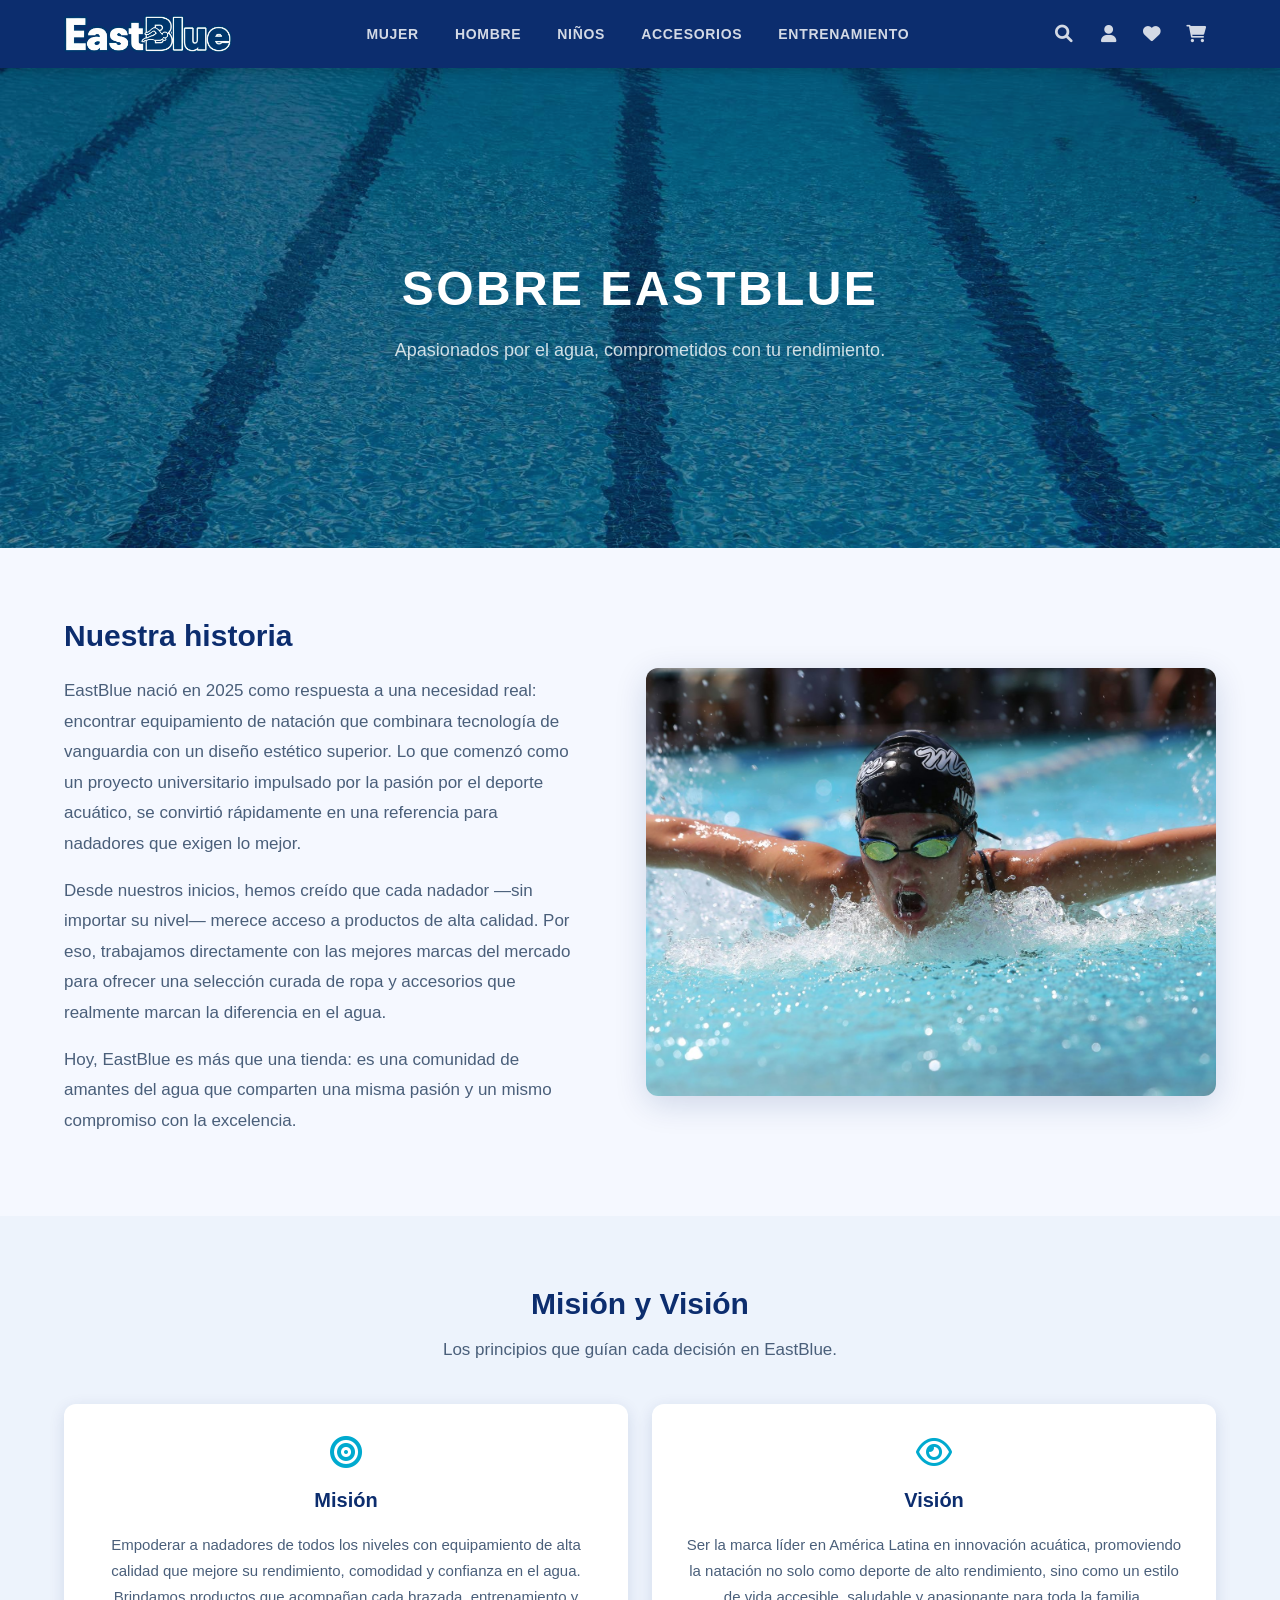
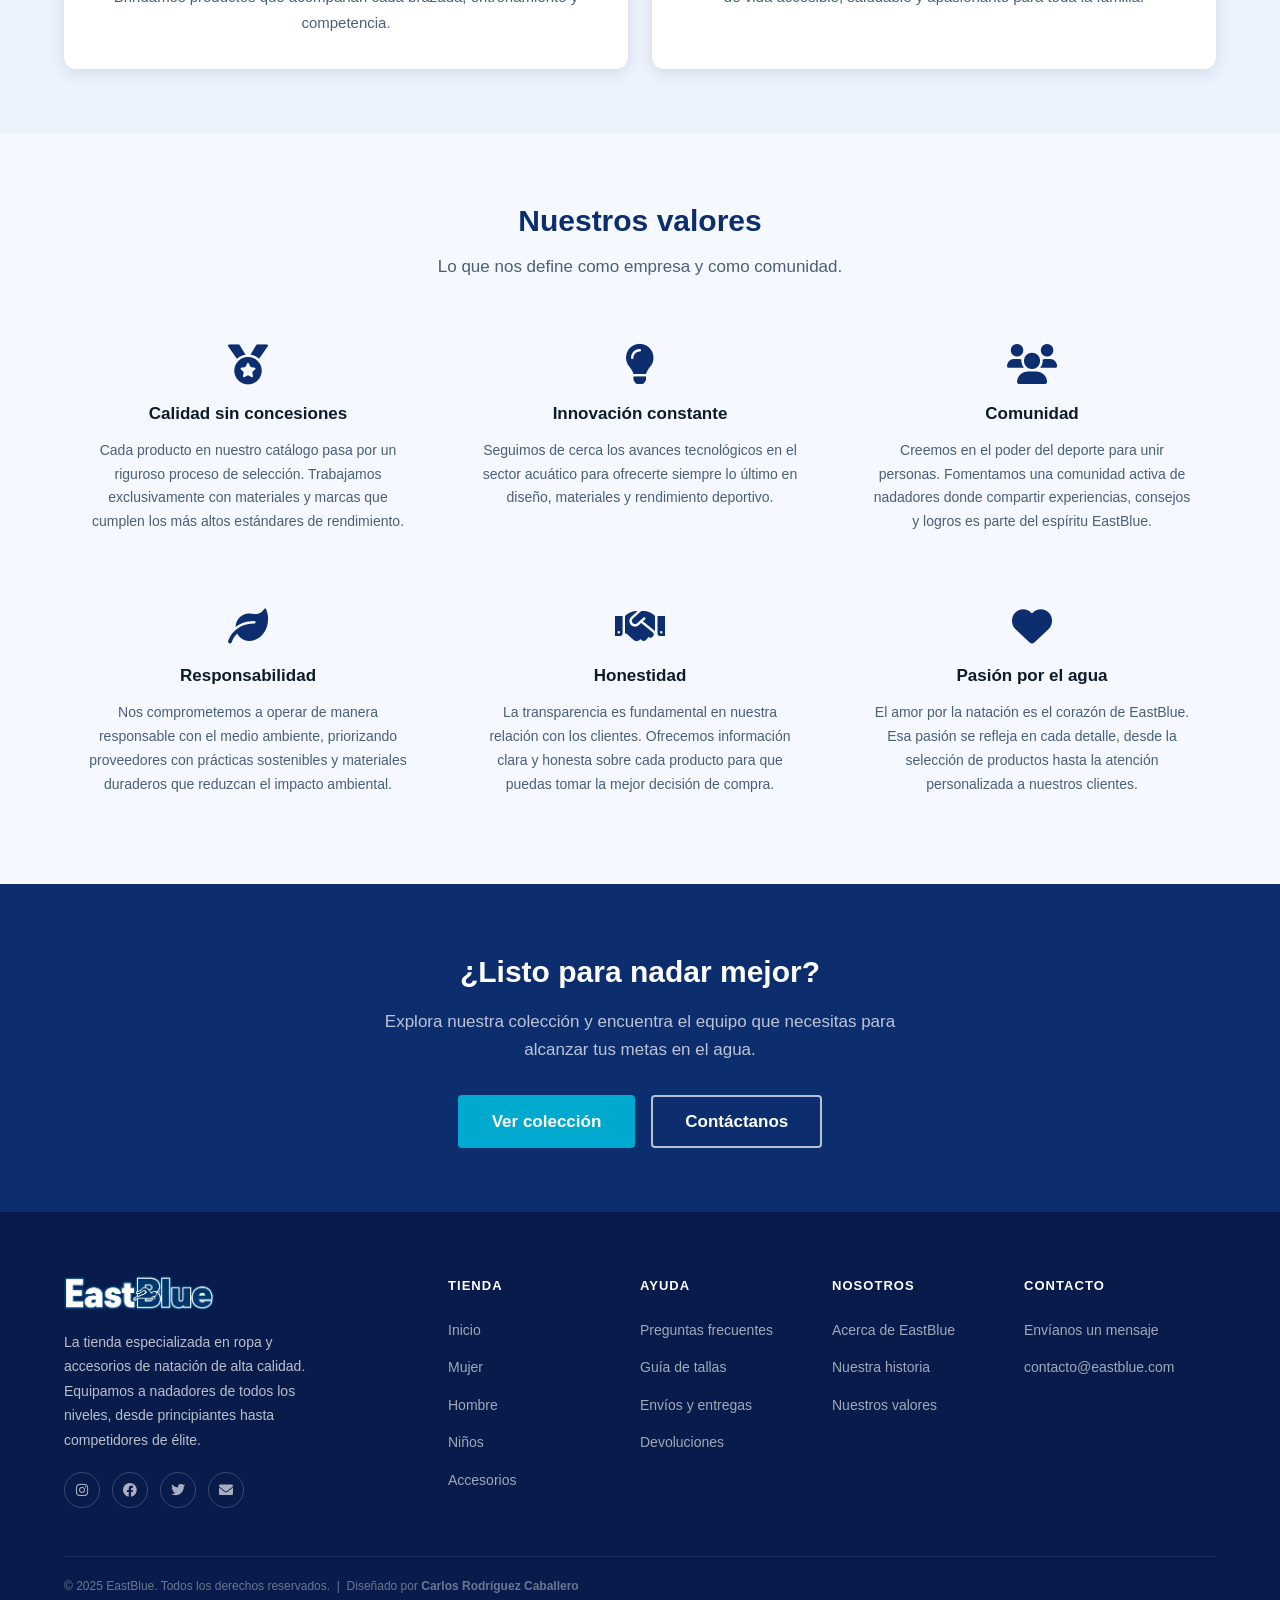
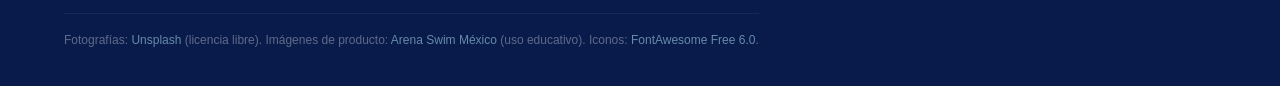
<file: nosotros.html>
<!DOCTYPE html>
<html lang="es">
<head>
    <meta charset="UTF-8">
    <meta name="viewport" content="width=device-width, initial-scale=1.0">
    <title>Sobre Nosotros — EastBlue</title>
    <meta name="description" content="Conoce la historia, misión y valores de EastBlue, la tienda especializada en equipamiento acuático de alta calidad.">
    <meta name="author" content="Carlos Rodríguez Caballero">
    <link rel="stylesheet" href="estilos.css">
    <link rel="stylesheet" href="https://cdnjs.cloudflare.com/ajax/libs/font-awesome/6.0.0/css/all.min.css">
</head>
<body>
    <header class="site-header">
        <div class="nav-inner">
            <a class="nav-logo" href="index.html">
                <img src="Imagenes/Recursos/logo.png" alt="EastBlue — Ropa y accesorios de natación">
            </a>
            <nav class="nav-links" aria-label="Navegación principal">
                <a href="categoria-mujer.html">Mujer</a>
                <a href="#" id="nav-hombre">Hombre</a>
                <a href="#">Niños</a>
                <a href="#">Accesorios</a>
                <a href="#">Entrenamiento</a>
            </nav>
            <div class="nav-icons">
                <a href="#" aria-label="Buscar"><i class="fa-solid fa-magnifying-glass"></i></a>
                <a href="#" aria-label="Mi cuenta"><i class="fa-solid fa-user"></i></a>
                <a href="#" aria-label="Lista de deseos"><i class="fa-solid fa-heart"></i></a>
                <a href="#" aria-label="Carrito"><i class="fa-solid fa-cart-shopping"></i></a>
            </div>
        </div>
    </header>

    <div class="page-hero" style="background-image:url('Imagenes/Recursos/carriles-alberca.jpg');" role="banner">
        <div class="page-hero-content">
            <h1>Sobre EastBlue</h1>
            <p>Apasionados por el agua, comprometidos con tu rendimiento.</p>
        </div>
    </div>

    <main>

        <section class="historia section" id="historia">
            <div class="container">
                <div class="historia-inner">
                    <div class="historia-text">
                        <h2 class="section-title">Nuestra historia</h2>
                        <p>EastBlue nació en 2025 como respuesta a una necesidad real: encontrar equipamiento de natación que combinara tecnología de vanguardia con un diseño estético superior. Lo que comenzó como un proyecto universitario impulsado por la pasión por el deporte acuático, se convirtió rápidamente en una referencia para nadadores que exigen lo mejor.</p>
                        <p>Desde nuestros inicios, hemos creído que cada nadador —sin importar su nivel— merece acceso a productos de alta calidad. Por eso, trabajamos directamente con las mejores marcas del mercado para ofrecer una selección curada de ropa y accesorios que realmente marcan la diferencia en el agua.</p>
                        <p>Hoy, EastBlue es más que una tienda: es una comunidad de amantes del agua que comparten una misma pasión y un mismo compromiso con la excelencia.</p>
                    </div>
                    <div class="kits-img">
                        <img src="Imagenes/Recursos/nadador-mariposa.jpg"
                             alt="Equipo de natación EastBlue — colección de productos sobre fondo cian" loading="lazy">
                    </div>
                </div>
            </div>
        </section>

        <section class="section section-alt">
            <div class="container">
                <h2 class="section-title" style="text-align:center">Misión y Visión</h2>
                <p class="section-sub" style="text-align:center">Los principios que guían cada decisión en EastBlue.</p>
                <div class="mv-grid">
                    <div class="mv-card">
                        <i class="fa-solid fa-bullseye" aria-hidden="true"></i>
                        <h3>Misión</h3>
                        <p>Empoderar a nadadores de todos los niveles con equipamiento de alta calidad que mejore su rendimiento, comodidad y confianza en el agua. Brindamos productos que acompañan cada brazada, entrenamiento y competencia.</p>
                    </div>
                    <div class="mv-card">
                        <i class="fa-regular fa-eye" aria-hidden="true"></i>
                        <h3>Visión</h3>
                        <p>Ser la marca líder en América Latina en innovación acuática, promoviendo la natación no solo como deporte de alto rendimiento, sino como un estilo de vida accesible, saludable y apasionante para toda la familia.</p>
                    </div>
                </div>
            </div>
        </section>

        <section class="section" id="valores">
            <div class="container">
                <h2 class="section-title" style="text-align:center">Nuestros valores</h2>
                <p class="section-sub" style="text-align:center">Lo que nos define como empresa y como comunidad.</p>
                <div class="valores-grid">
                    <div class="valor-item">
                        <i class="fa-solid fa-medal" aria-hidden="true"></i>
                        <h4>Calidad sin concesiones</h4>
                        <p>Cada producto en nuestro catálogo pasa por un riguroso proceso de selección. Trabajamos exclusivamente con materiales y marcas que cumplen los más altos estándares de rendimiento.</p>
                    </div>
                    <div class="valor-item">
                        <i class="fa-solid fa-lightbulb" aria-hidden="true"></i>
                        <h4>Innovación constante</h4>
                        <p>Seguimos de cerca los avances tecnológicos en el sector acuático para ofrecerte siempre lo último en diseño, materiales y rendimiento deportivo.</p>
                    </div>
                    <div class="valor-item">
                        <i class="fa-solid fa-users" aria-hidden="true"></i>
                        <h4>Comunidad</h4>
                        <p>Creemos en el poder del deporte para unir personas. Fomentamos una comunidad activa de nadadores donde compartir experiencias, consejos y logros es parte del espíritu EastBlue.</p>
                    </div>
                    <div class="valor-item">
                        <i class="fa-solid fa-leaf" aria-hidden="true"></i>
                        <h4>Responsabilidad</h4>
                        <p>Nos comprometemos a operar de manera responsable con el medio ambiente, priorizando proveedores con prácticas sostenibles y materiales duraderos que reduzcan el impacto ambiental.</p>
                    </div>
                    <div class="valor-item">
                        <i class="fa-solid fa-handshake" aria-hidden="true"></i>
                        <h4>Honestidad</h4>
                        <p>La transparencia es fundamental en nuestra relación con los clientes. Ofrecemos información clara y honesta sobre cada producto para que puedas tomar la mejor decisión de compra.</p>
                    </div>
                    <div class="valor-item">
                        <i class="fa-solid fa-heart" aria-hidden="true"></i>
                        <h4>Pasión por el agua</h4>
                        <p>El amor por la natación es el corazón de EastBlue. Esa pasión se refleja en cada detalle, desde la selección de productos hasta la atención personalizada a nuestros clientes.</p>
                    </div>
                </div>
            </div>
        </section>

        <section class="newsletter">
            <div class="container">
                <div class="newsletter-inner">
                    <h2>¿Listo para nadar mejor?</h2>
                    <p>Explora nuestra colección y encuentra el equipo que necesitas para alcanzar tus metas en el agua.</p>
                    <div style="display:flex;gap:1rem;justify-content:center;flex-wrap:wrap;margin-top:1rem">
                        <a href="#" class="btn btn-accent btn-lg">Ver colección</a>
                        <a href="contacto.html" class="btn btn-outline btn-lg">Contáctanos</a>
                    </div>
                </div>
            </div>
        </section>

    </main>

    <footer class="site-footer">
        <div class="container">
            <div class="footer-grid">
                <div class="footer-brand">
                    <img src="Imagenes/Recursos/logo.png" alt="EastBlue">
                    <p>La tienda especializada en ropa y accesorios de natación de alta calidad. Equipamos a nadadores de todos los niveles, desde principiantes hasta competidores de élite.</p>
                    <div class="footer-social">
                        <a href="#" aria-label="Instagram"><i class="fa-brands fa-instagram"></i></a>
                        <a href="#" aria-label="Facebook"><i class="fa-brands fa-facebook"></i></a>
                        <a href="#" aria-label="Twitter"><i class="fa-brands fa-twitter"></i></a>
                        <a href="#" aria-label="Correo"><i class="fa-solid fa-envelope"></i></a>
                    </div>
                </div>
                <div class="footer-col">
                    <h4>Tienda</h4>
                    <ul>
                        <li><a href="index.html">Inicio</a></li>
                        <li><a href="categoria-mujer.html">Mujer</a></li>
                        <li><a href="#">Hombre</a></li>
                        <li><a href="#">Niños</a></li>
                        <li><a href="#">Accesorios</a></li>
                    </ul>
                </div>
                <div class="footer-col">
                    <h4>Ayuda</h4>
                    <ul>
                        <li><a href="#">Preguntas frecuentes</a></li>
                        <li><a href="#">Guía de tallas</a></li>
                        <li><a href="#">Envíos y entregas</a></li>
                        <li><a href="#">Devoluciones</a></li>
                    </ul>
                </div>
                <div class="footer-col">
                    <h4>Nosotros</h4>
                    <ul>
                        <li><a href="nosotros.html">Acerca de EastBlue</a></li>
                        <li><a href="nosotros.html#historia">Nuestra historia</a></li>
                        <li><a href="nosotros.html#valores">Nuestros valores</a></li>
                    </ul>
                </div>
                <div class="footer-col">
                    <h4>Contacto</h4>
                    <ul>
                        <li><a href="contacto.html">Envíanos un mensaje</a></li>
                        <li><a href="mailto:contacto@eastblue.com">contacto@eastblue.com</a></li>
                    </ul>
                </div>
            </div>
            <div class="footer-bottom">
                <p>© 2025 EastBlue. Todos los derechos reservados. &nbsp;|&nbsp; Diseñado por <strong>Carlos Rodríguez Caballero</strong></p>
                <p class="referencias">Fotografías: <a href="https://unsplash.com/" target="_blank">Unsplash</a> (licencia libre). Imágenes de producto: <a href="https://arenaswim.com.mx/" target="_blank">Arena Swim México</a> (uso educativo). Iconos: <a href="https://fontawesome.com/" target="_blank">FontAwesome Free 6.0</a>.</p>
            </div>
        </div>
    </footer>
</body>
</html>
</file>
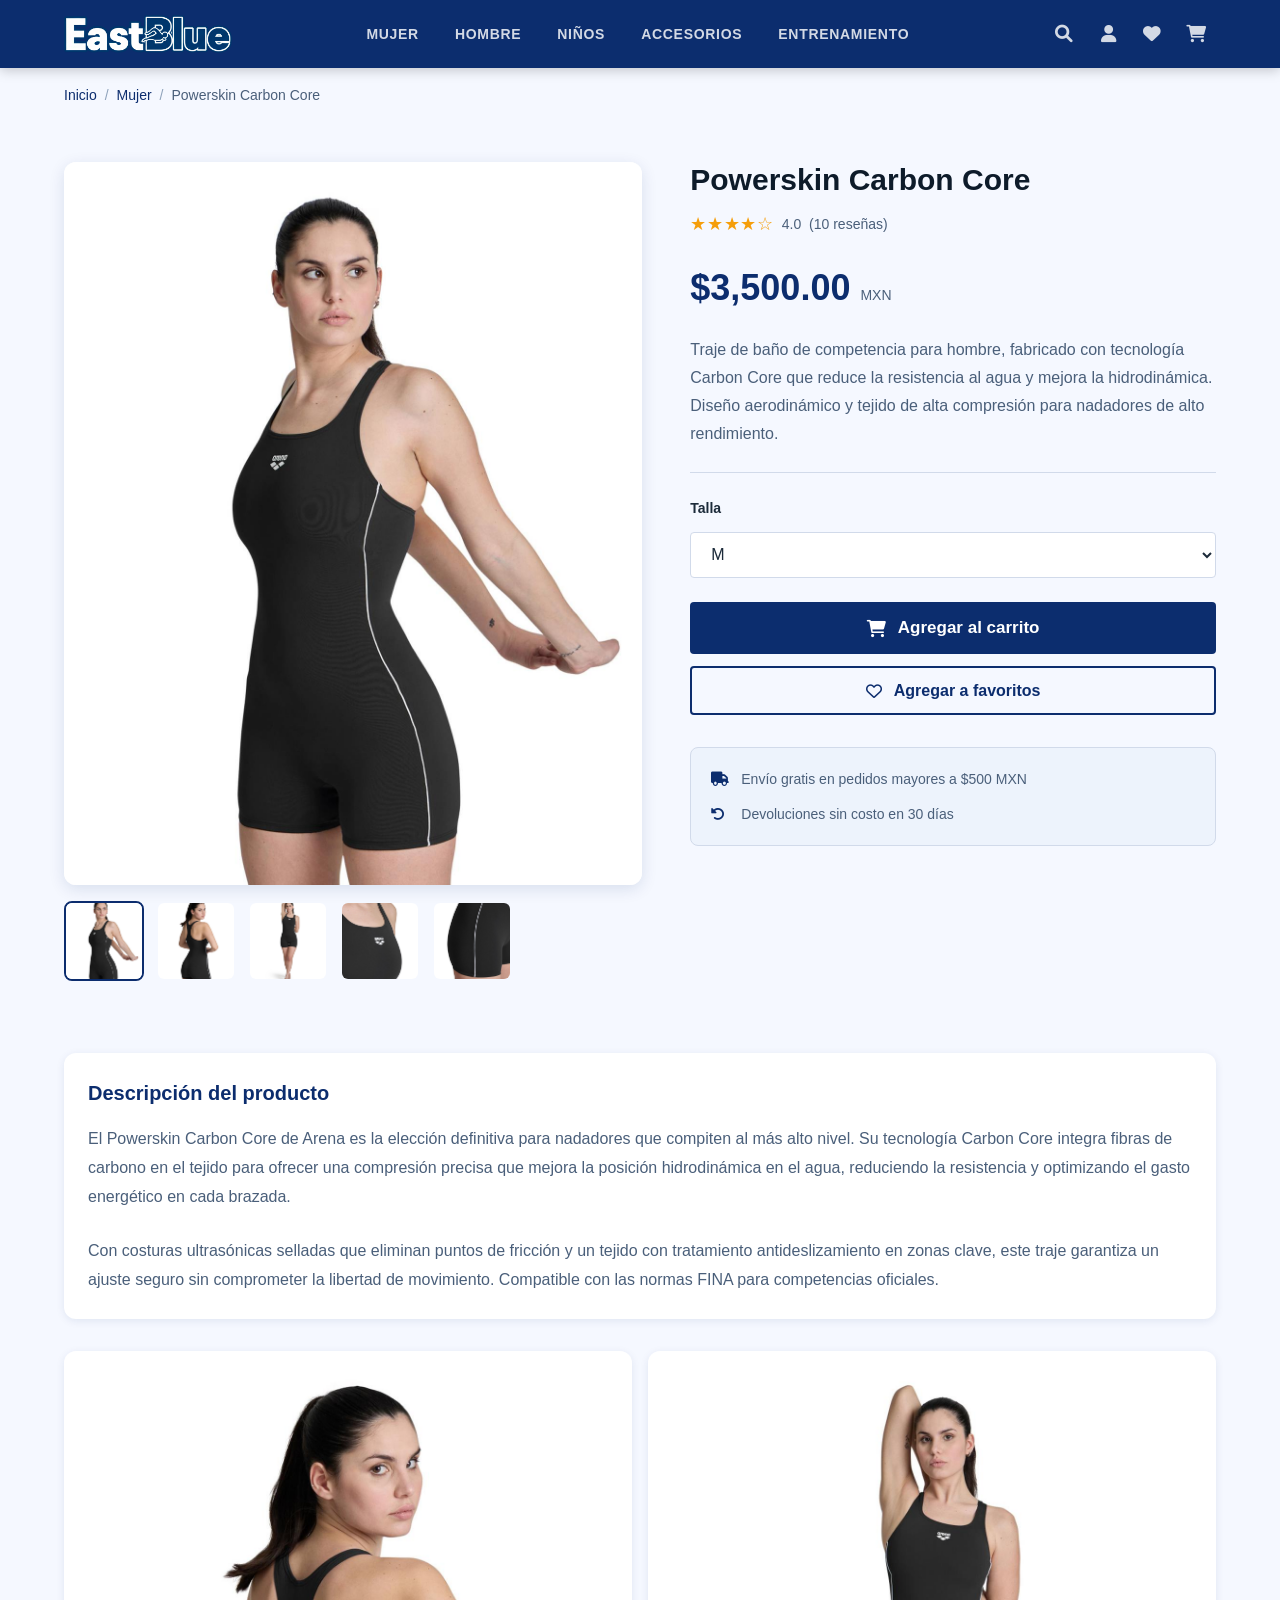
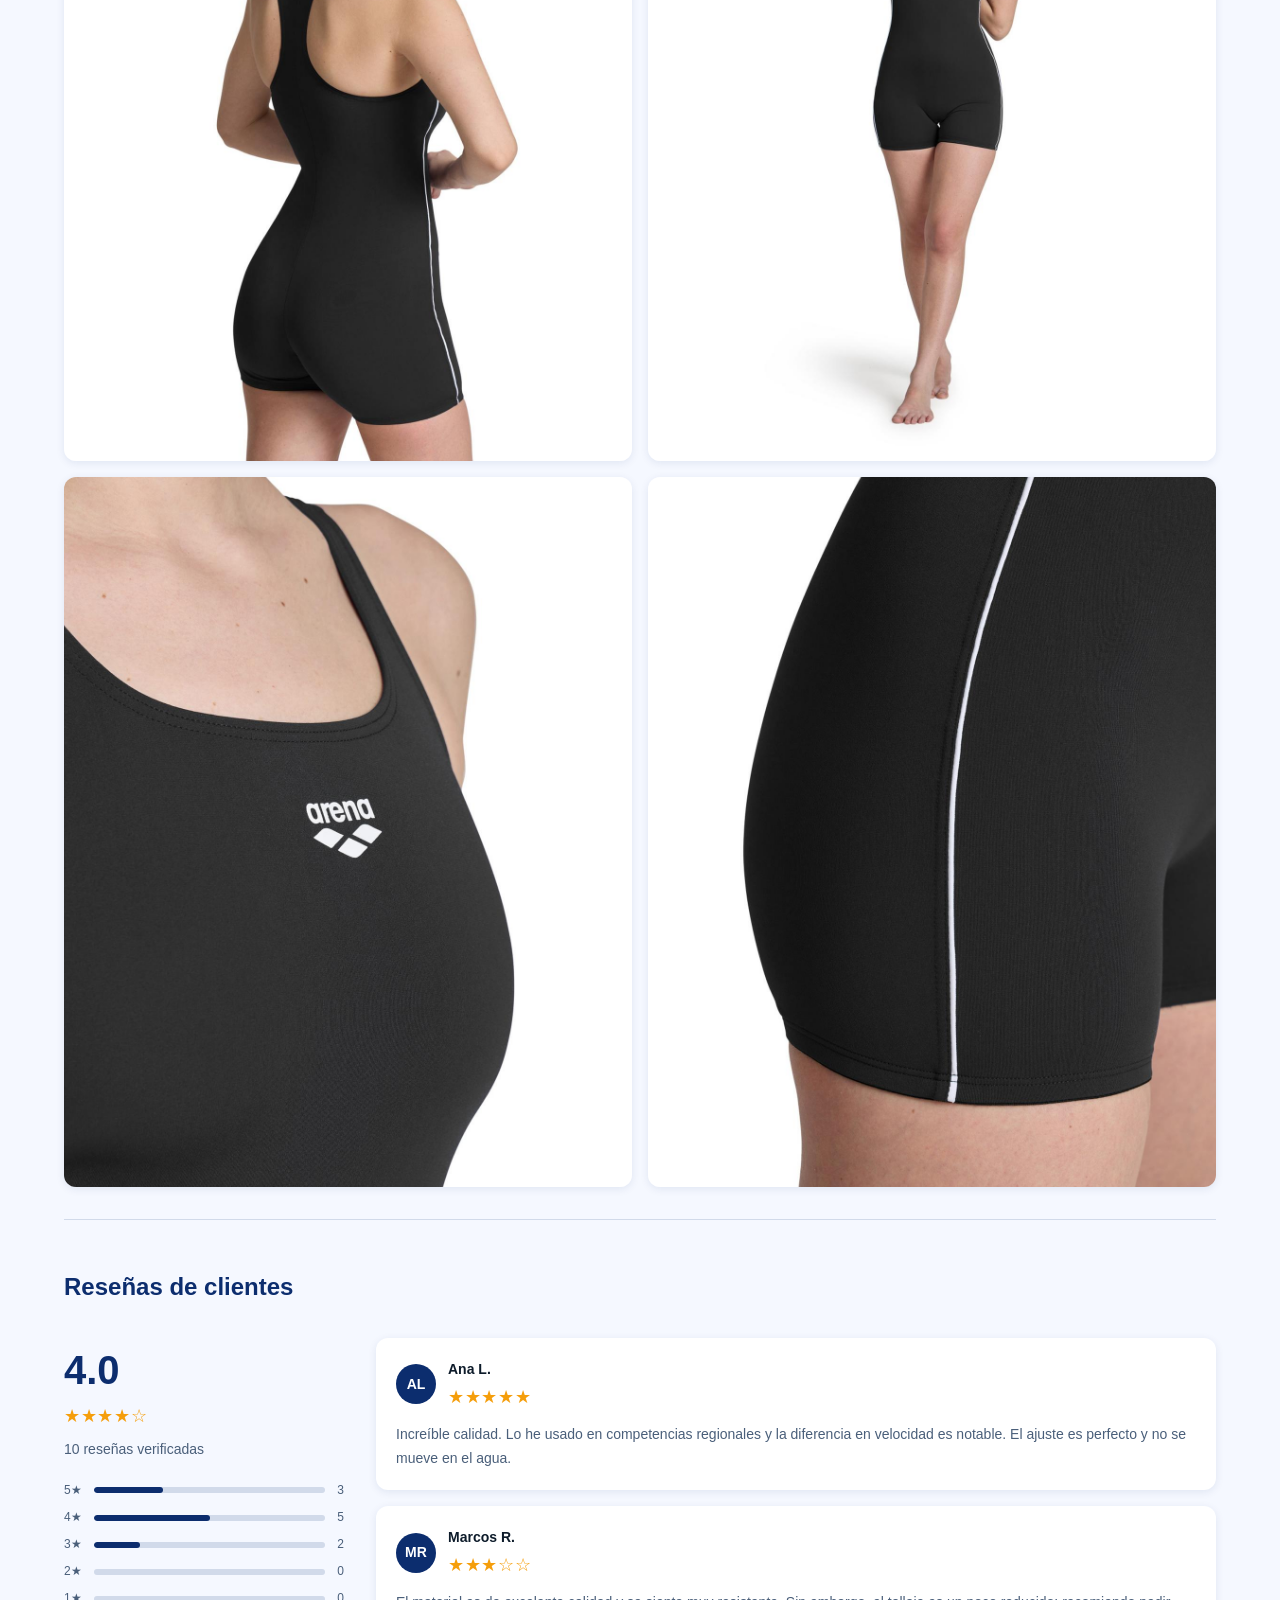
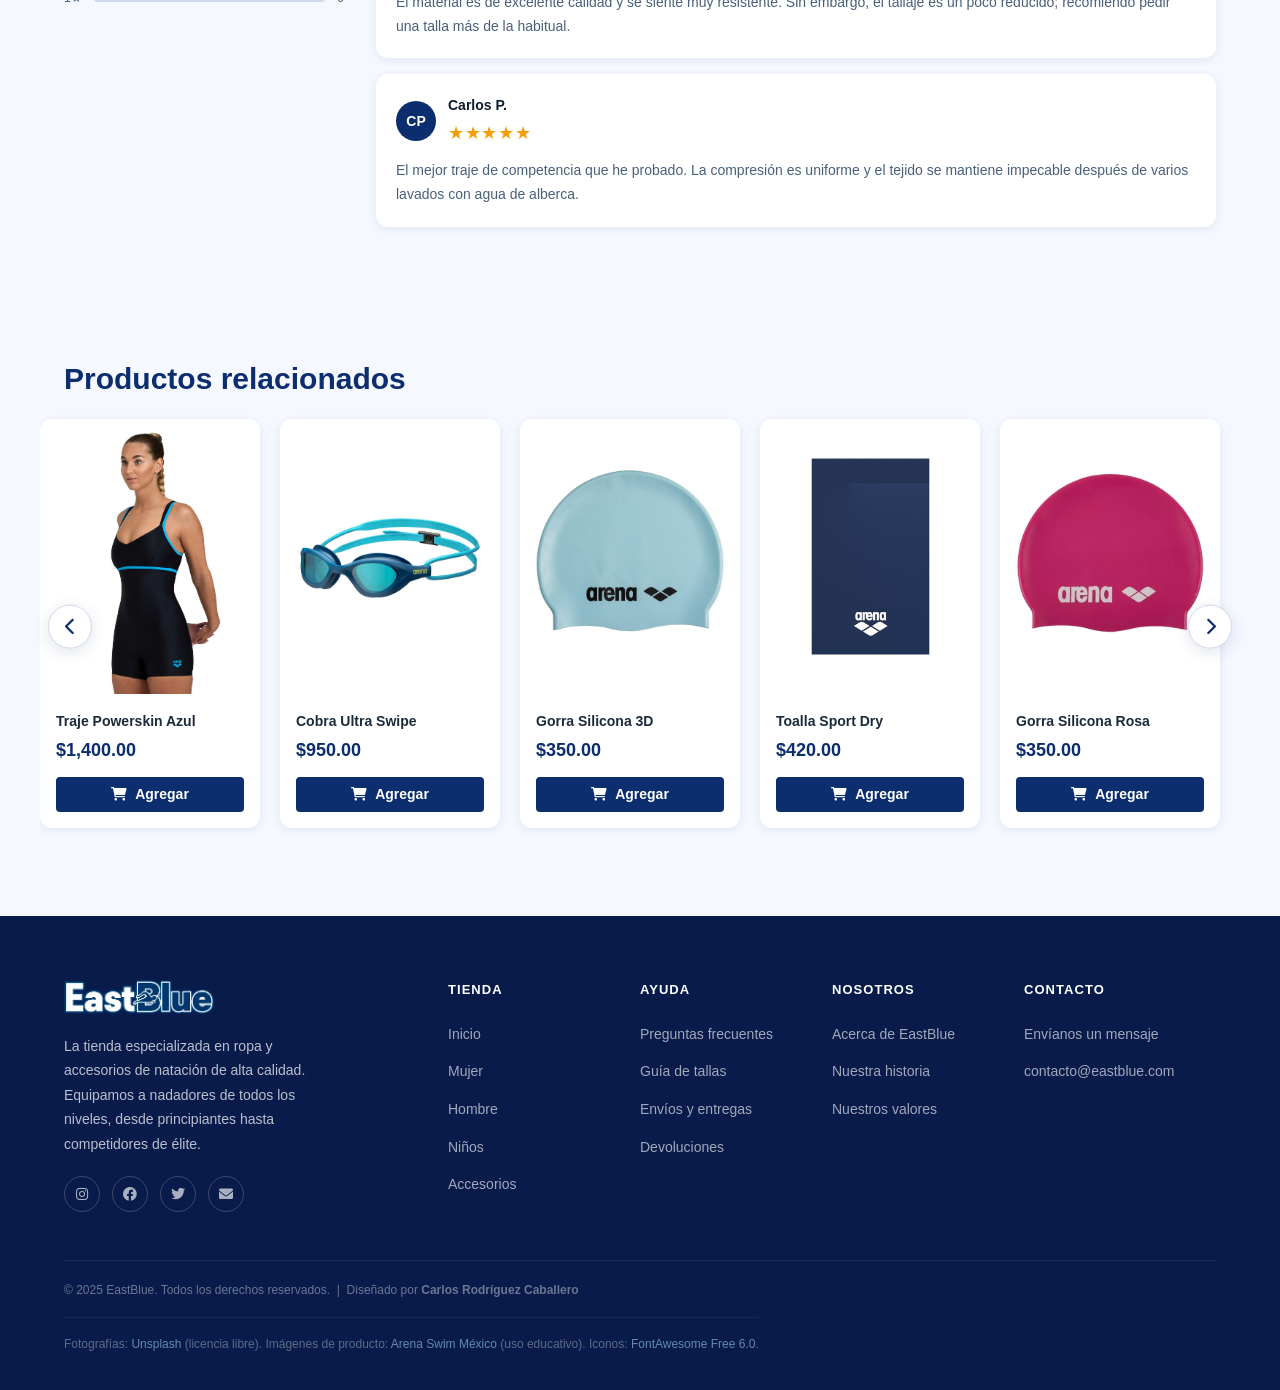
<file: pagina-de-producto.html>
<!DOCTYPE html>
<html lang="es">
<head>
    <meta charset="UTF-8">
    <meta name="viewport" content="width=device-width, initial-scale=1.0">
    <title>Powerskin Carbon Core — EastBlue</title>
    <meta name="description" content="Traje de baño de competencia Powerskin Carbon Core. Alta tecnología para nadadores de élite. EastBlue.">
    <meta name="author" content="Carlos Rodríguez Caballero">
    <link rel="stylesheet" href="estilos.css">
    <link rel="stylesheet" href="https://cdnjs.cloudflare.com/ajax/libs/font-awesome/6.0.0/css/all.min.css">
</head>
<body>
    <header class="site-header">
        <div class="nav-inner">
            <a class="nav-logo" href="index.html">
                <img src="Imagenes/Recursos/logo.png" alt="EastBlue — Ropa y accesorios de natación">
            </a>
            <nav class="nav-links" aria-label="Navegación principal">
                <a href="categoria-mujer.html">Mujer</a>
                <a href="#" id="nav-hombre">Hombre</a>
                <a href="#">Niños</a>
                <a href="#">Accesorios</a>
                <a href="#">Entrenamiento</a>
            </nav>
            <div class="nav-icons">
                <a href="#" aria-label="Buscar"><i class="fa-solid fa-magnifying-glass"></i></a>
                <a href="#" aria-label="Mi cuenta"><i class="fa-solid fa-user"></i></a>
                <a href="#" aria-label="Lista de deseos"><i class="fa-solid fa-heart"></i></a>
                <a href="#" aria-label="Carrito"><i class="fa-solid fa-cart-shopping"></i></a>
            </div>
        </div>
    </header>

    <main>
        <div class="container">

            <nav class="breadcrumb" aria-label="Ruta de navegación">
                <a href="index.html">Inicio</a>
                <span class="breadcrumb-sep" aria-hidden="true">/</span>
                <a href="categoria-mujer.html">Mujer</a>
                <span class="breadcrumb-sep" aria-hidden="true">/</span>
                <span>Powerskin Carbon Core</span>
            </nav>

            <div class="product-detail">

                <div class="pd-gallery">
                    <div class="pd-main-img">
                        <img id="main-img"
                             src="Imagenes/Productos/producto-traje-negro.jpg"
                             alt="Powerskin Carbon Core — vista frontal">
                    </div>
                    <div class="thumb-row" role="list" aria-label="Imágenes del producto">
                        <button class="thumb active" aria-label="Ver imagen 1" onclick="setImg(this,'Imagenes/Productos/producto-traje-negro.jpg')">
                            <img src="Imagenes/Productos/producto-traje-negro.jpg" alt="Powerskin Carbon Core — frontal" loading="lazy">
                        </button>
                        <button class="thumb" aria-label="Ver imagen 2" onclick="setImg(this,'Imagenes/Productos/producto-traje-negro2.jpg')">
                            <img src="Imagenes/Productos/producto-traje-negro2.jpg" alt="Powerskin Carbon Core — lateral" loading="lazy">
                        </button>
                        <button class="thumb" aria-label="Ver imagen 3" onclick="setImg(this,'Imagenes/Productos/producto-traje-negro3.jpg')">
                            <img src="Imagenes/Productos/producto-traje-negro3.jpg" alt="Powerskin Carbon Core — detalle tejido" loading="lazy">
                        </button>
                        <button class="thumb" aria-label="Ver imagen 4" onclick="setImg(this,'Imagenes/Productos/producto-traje-negro4.jpg')">
                            <img src="Imagenes/Productos/producto-traje-negro4.jpg" alt="Powerskin Carbon Core — espalda" loading="lazy">
                        </button>
                        <button class="thumb" aria-label="Ver imagen 5" onclick="setImg(this,'Imagenes/Productos/producto-traje-negro5.jpg')">
                            <img src="Imagenes/Productos/producto-traje-negro5.jpg" alt="Powerskin Carbon Core — variante" loading="lazy">
                        </button>
                    </div>
                </div>

                <div class="pd-info">
                    <h1>Powerskin Carbon Core</h1>
                    <div class="pd-rating">
                        <span class="stars" aria-label="4 de 5 estrellas">★★★★☆</span>
                        <span class="rating-n">4.0 &nbsp;(10 reseñas)</span>
                    </div>
                    <p class="pd-price">$3,500.00 <span style="font-size:.875rem;font-weight:400;color:var(--text-muted)">MXN</span></p>
                    <p class="pd-desc-short">Traje de baño de competencia para hombre, fabricado con tecnología Carbon Core que reduce la resistencia al agua y mejora la hidrodinámica. Diseño aerodinámico y tejido de alta compresión para nadadores de alto rendimiento.</p>

                    <label class="opt-label" for="talla-sel">Talla</label>
                    <select class="size-sel" id="talla-sel" name="talla" aria-label="Seleccionar talla">
                        <option value="">— Selecciona una talla —</option>
                        <option value="xs">XS</option>
                        <option value="s">S</option>
                        <option value="m" selected>M</option>
                        <option value="l">L</option>
                        <option value="xl">XL</option>
                    </select>

                    <button class="add-cart-btn btn-primary" aria-label="Agregar al carrito">
                        <i class="fa-solid fa-cart-shopping" aria-hidden="true"></i>
                        Agregar al carrito
                    </button>
                    <button class="wish-btn" aria-label="Agregar a lista de deseos">
                        <i class="fa-regular fa-heart" aria-hidden="true"></i>
                        Agregar a favoritos
                    </button>

                    <div class="pd-perks">
                        <div class="perk"><i class="fa-solid fa-truck" aria-hidden="true"></i> Envío gratis en pedidos mayores a $500 MXN</div>
                        <div class="perk"><i class="fa-solid fa-rotate-left" aria-hidden="true"></i> Devoluciones sin costo en 30 días</div>
                    </div>
                </div>

            </div>

            <div class="pd-desc-full">
                <h3>Descripción del producto</h3>
                <p>El Powerskin Carbon Core de Arena es la elección definitiva para nadadores que compiten al más alto nivel. Su tecnología Carbon Core integra fibras de carbono en el tejido para ofrecer una compresión precisa que mejora la posición hidrodinámica en el agua, reduciendo la resistencia y optimizando el gasto energético en cada brazada.</p>
                <br>
                <p>Con costuras ultrasónicas selladas que eliminan puntos de fricción y un tejido con tratamiento antideslizamiento en zonas clave, este traje garantiza un ajuste seguro sin comprometer la libertad de movimiento. Compatible con las normas FINA para competencias oficiales.</p>
            </div>

            <div class="gallery-grid" aria-label="Galería adicional del producto">
                <img src="Imagenes/Productos/producto-traje-negro2.jpg" alt="Powerskin Carbon Core — vista lateral" loading="lazy">
                <img src="Imagenes/Productos/producto-traje-negro3.jpg" alt="Powerskin Carbon Core — detalle del tejido" loading="lazy">
                <img src="Imagenes/Productos/producto-traje-negro4.jpg" alt="Powerskin Carbon Core — vista de espalda" loading="lazy">
                <img src="Imagenes/Productos/producto-traje-negro5.jpg" alt="Powerskin Carbon Core — variante de color" loading="lazy">
            </div>

            <section class="reviews" aria-label="Reseñas del producto">
                <h2>Reseñas de clientes</h2>
                <div class="reviews-layout">
                    <div class="reviews-sum">
                        <h3>4.0</h3>
                        <div class="stars" aria-label="4 de 5 estrellas">★★★★☆</div>
                        <p style="color:var(--text-muted);font-size:.875rem;margin-top:.5rem;">10 reseñas verificadas</p>
                        <div class="reviews-bars" aria-label="Distribución de calificaciones">
                            <div class="rb-row"><span>5★</span><div class="rb-track"><div class="rb-fill" style="width:30%"></div></div><span>3</span></div>
                            <div class="rb-row"><span>4★</span><div class="rb-track"><div class="rb-fill" style="width:50%"></div></div><span>5</span></div>
                            <div class="rb-row"><span>3★</span><div class="rb-track"><div class="rb-fill" style="width:20%"></div></div><span>2</span></div>
                            <div class="rb-row"><span>2★</span><div class="rb-track"><div class="rb-fill" style="width:0%"></div></div><span>0</span></div>
                            <div class="rb-row"><span>1★</span><div class="rb-track"><div class="rb-fill" style="width:0%"></div></div><span>0</span></div>
                        </div>
                    </div>
                    <div class="reviews-list">
                        <article class="review-card">
                            <div class="review-hdr">
                                <div class="review-av" aria-hidden="true">AL</div>
                                <div class="review-meta">
                                    <h4>Ana L.</h4>
                                    <div class="stars" aria-label="5 estrellas">★★★★★</div>
                                </div>
                            </div>
                            <p class="review-txt">Increíble calidad. Lo he usado en competencias regionales y la diferencia en velocidad es notable. El ajuste es perfecto y no se mueve en el agua.</p>
                        </article>
                        <article class="review-card">
                            <div class="review-hdr">
                                <div class="review-av" aria-hidden="true">MR</div>
                                <div class="review-meta">
                                    <h4>Marcos R.</h4>
                                    <div class="stars" aria-label="3 estrellas">★★★☆☆</div>
                                </div>
                            </div>
                            <p class="review-txt">El material es de excelente calidad y se siente muy resistente. Sin embargo, el tallaje es un poco reducido; recomiendo pedir una talla más de la habitual.</p>
                        </article>
                        <article class="review-card">
                            <div class="review-hdr">
                                <div class="review-av" aria-hidden="true">CP</div>
                                <div class="review-meta">
                                    <h4>Carlos P.</h4>
                                    <div class="stars" aria-label="5 estrellas">★★★★★</div>
                                </div>
                            </div>
                            <p class="review-txt">El mejor traje de competencia que he probado. La compresión es uniforme y el tejido se mantiene impecable después de varios lavados con agua de alberca.</p>
                        </article>
                    </div>
                </div>
            </section>

            <section class="section" aria-label="Productos relacionados">
                <h2 class="section-title">Productos relacionados</h2>
                <div class="carrusel-wrapper">
                    <div class="productos-scroll">
                        <article class="product-card">
                            <a href="pagina-de-producto.html"><img class="pc-img" src="Imagenes/Productos/producto-traje-azul.jpg" alt="Traje Powerskin Azul" loading="lazy"></a>
                            <div class="pc-body"><p class="pc-name">Traje Powerskin Azul</p><p class="pc-price">$1,400.00</p><button class="pc-btn" onclick="location.href='pagina-de-producto.html'"><i class="fa-solid fa-cart-shopping"></i> Agregar</button></div>
                        </article>
                        <article class="product-card">
                            <a href="pagina-de-producto.html"><img class="pc-img" src="Imagenes/Productos/producto-googles-1.jpg" alt="Cobra Ultra Swipe" loading="lazy"></a>
                            <div class="pc-body"><p class="pc-name">Cobra Ultra Swipe</p><p class="pc-price">$950.00</p><button class="pc-btn" onclick="location.href='pagina-de-producto.html'"><i class="fa-solid fa-cart-shopping"></i> Agregar</button></div>
                        </article>
                        <article class="product-card">
                            <a href="pagina-de-producto.html"><img class="pc-img" src="Imagenes/Productos/producto-gorra-azul.jpg" alt="Gorra Silicona 3D" loading="lazy"></a>
                            <div class="pc-body"><p class="pc-name">Gorra Silicona 3D</p><p class="pc-price">$350.00</p><button class="pc-btn" onclick="location.href='pagina-de-producto.html'"><i class="fa-solid fa-cart-shopping"></i> Agregar</button></div>
                        </article>
                        <article class="product-card">
                            <a href="pagina-de-producto.html"><img class="pc-img" src="Imagenes/Productos/producto-toalla.jpg" alt="Toalla Sport Dry" loading="lazy"></a>
                            <div class="pc-body"><p class="pc-name">Toalla Sport Dry</p><p class="pc-price">$420.00</p><button class="pc-btn" onclick="location.href='pagina-de-producto.html'"><i class="fa-solid fa-cart-shopping"></i> Agregar</button></div>
                        </article>
                        <article class="product-card">
                            <a href="pagina-de-producto.html"><img class="pc-img" src="Imagenes/Productos/producto-gorra-rosa.jpg" alt="Gorra Silicona Rosa" loading="lazy"></a>
                            <div class="pc-body"><p class="pc-name">Gorra Silicona Rosa</p><p class="pc-price">$350.00</p><button class="pc-btn" onclick="location.href='pagina-de-producto.html'"><i class="fa-solid fa-cart-shopping"></i> Agregar</button></div>
                        </article>
                    </div>
                    <button class="carrusel-btn prev" aria-label="Anterior"><i class="fa-solid fa-chevron-left"></i></button>
                    <button class="carrusel-btn next" aria-label="Siguiente"><i class="fa-solid fa-chevron-right"></i></button>
                </div>
            </section>

        </div>
    </main>

    <footer class="site-footer">
        <div class="container">
            <div class="footer-grid">
                <div class="footer-brand">
                    <img src="Imagenes/Recursos/logo.png" alt="EastBlue">
                    <p>La tienda especializada en ropa y accesorios de natación de alta calidad. Equipamos a nadadores de todos los niveles, desde principiantes hasta competidores de élite.</p>
                    <div class="footer-social">
                        <a href="#" aria-label="Instagram"><i class="fa-brands fa-instagram"></i></a>
                        <a href="#" aria-label="Facebook"><i class="fa-brands fa-facebook"></i></a>
                        <a href="#" aria-label="Twitter"><i class="fa-brands fa-twitter"></i></a>
                        <a href="#" aria-label="Correo"><i class="fa-solid fa-envelope"></i></a>
                    </div>
                </div>
                <div class="footer-col">
                    <h4>Tienda</h4>
                    <ul>
                        <li><a href="index.html">Inicio</a></li>
                        <li><a href="categoria-mujer.html">Mujer</a></li>
                        <li><a href="#">Hombre</a></li>
                        <li><a href="#">Niños</a></li>
                        <li><a href="#">Accesorios</a></li>
                    </ul>
                </div>
                <div class="footer-col">
                    <h4>Ayuda</h4>
                    <ul>
                        <li><a href="#">Preguntas frecuentes</a></li>
                        <li><a href="#">Guía de tallas</a></li>
                        <li><a href="#">Envíos y entregas</a></li>
                        <li><a href="#">Devoluciones</a></li>
                    </ul>
                </div>
                <div class="footer-col">
                    <h4>Nosotros</h4>
                    <ul>
                        <li><a href="nosotros.html">Acerca de EastBlue</a></li>
                        <li><a href="nosotros.html#historia">Nuestra historia</a></li>
                        <li><a href="nosotros.html#valores">Nuestros valores</a></li>
                    </ul>
                </div>
                <div class="footer-col">
                    <h4>Contacto</h4>
                    <ul>
                        <li><a href="contacto.html">Envíanos un mensaje</a></li>
                        <li><a href="mailto:contacto@eastblue.com">contacto@eastblue.com</a></li>
                    </ul>
                </div>
            </div>
            <div class="footer-bottom">
                <p>© 2025 EastBlue. Todos los derechos reservados. &nbsp;|&nbsp; Diseñado por <strong>Carlos Rodríguez Caballero</strong></p>
                <p class="referencias">Fotografías: <a href="https://unsplash.com/" target="_blank">Unsplash</a> (licencia libre). Imágenes de producto: <a href="https://arenaswim.com.mx/" target="_blank">Arena Swim México</a> (uso educativo). Iconos: <a href="https://fontawesome.com/" target="_blank">FontAwesome Free 6.0</a>.</p>
            </div>
        </div>
    </footer>

    <script>
    function setImg(btn, src) {
        document.getElementById('main-img').src = src;
        document.querySelectorAll('.thumb').forEach(t => t.classList.remove('active'));
        btn.classList.add('active');
    }
    document.querySelectorAll('.carrusel-wrapper').forEach(w => {
        const s = w.querySelector('.productos-scroll');
        if (!s) return;
        w.querySelector('.prev')?.addEventListener('click', () => s.scrollBy({left:-250,behavior:'smooth'}));
        w.querySelector('.next')?.addEventListener('click', () => s.scrollBy({left:250,behavior:'smooth'}));
    });
    </script>
</body>
</html>
</file>
<file: estilos.css>
:root {
  
  --navy-900:  #081b4a;
  --navy-800:  #0c2d6e;   
  --navy-700:  #124296;
  --navy-600:  #1565c0;
  --cyan-600:  #0096b7;   
  --cyan-500:  #00aacf;
  --cyan-400:  #26c6da;
  --cyan-100:  #b2ebf2;

  --white:     #ffffff;
  --gray-50:   #f5f8ff;
  --gray-100:  #eaeff8;
  --gray-200:  #d1daea;
  --gray-400:  #8fa3bb;
  --gray-600:  #4a5f7a;
  --gray-800:  #1c2b3a;
  --gray-900:  #0d1b2a;

  --bg:          var(--gray-50);
  --surface:     var(--white);
  --surface-alt: #edf3fc;
  --text:        var(--gray-800);
  --text-muted:  var(--gray-600);
  --border:      var(--gray-200);
  --primary:     var(--navy-800);
  --primary-dk:  var(--navy-900);
  --accent:      var(--cyan-500);
  --accent-dk:   var(--cyan-600);

  --sh-xs: 0 1px 2px rgba(12,45,110,.06);
  --sh-sm: 0 2px 8px rgba(12,45,110,.09);
  --sh-md: 0 4px 16px rgba(12,45,110,.12);
  --sh-lg: 0 8px 32px rgba(12,45,110,.16);

  --font: 'Arial', 'Helvetica Neue', sans-serif;

  --mw: 1200px;
  --nav-h: 68px;
  --tr: 200ms ease;

  --r-sm: 4px;
  --r-md: 8px;
  --r-lg: 12px;
  --r-xl: 20px;
  --r-full: 9999px;
}

*, *::before, *::after { box-sizing: border-box; margin: 0; padding: 0; }
html { scroll-behavior: smooth; }
body {
  font-family: var(--font);
  font-size: 1rem;
  line-height: 1.6;
  color: var(--text);
  background: var(--bg);
  -webkit-font-smoothing: antialiased;
}
img { max-width: 100%; height: auto; display: block; }
a { color: inherit; text-decoration: none; }
ul { list-style: none; }
button { font-family: var(--font); cursor: pointer; border: none; background: none; }
input, textarea, select { font-family: var(--font); }

.container { max-width: var(--mw); margin-inline: auto; padding-inline: 1.5rem; }

.btn {
  display: inline-flex; align-items: center; gap: .5rem;
  padding: .75rem 1.5rem;
  border-radius: var(--r-sm);
  font-size: 1rem; font-weight: 600; line-height: 1;
  border: 2px solid transparent;
  transition: background var(--tr), color var(--tr), transform var(--tr), box-shadow var(--tr);
  white-space: nowrap; cursor: pointer;
}
.btn-primary { background: var(--primary); color: var(--white); border-color: var(--primary); }
.btn-primary:hover { background: var(--primary-dk); border-color: var(--primary-dk); transform: translateY(-1px); box-shadow: var(--sh-md); }
.btn-accent  { background: var(--accent); color: var(--white); border-color: var(--accent); }
.btn-accent:hover  { background: var(--accent-dk); border-color: var(--accent-dk); transform: translateY(-1px); }
.btn-outline { background: transparent; color: var(--white); border-color: rgba(255,255,255,.7); }
.btn-outline:hover { background: rgba(255,255,255,.15); border-color: var(--white); }
.btn-outline-dark { background: transparent; color: var(--primary); border-color: var(--primary); }
.btn-outline-dark:hover { background: var(--primary); color: var(--white); }
.btn-lg { padding: 1rem 2rem; font-size: 1.0625rem; }
.btn-full { width: 100%; justify-content: center; }

.site-header {
  position: sticky; top: 0; z-index: 1000;
  background: var(--primary);
  box-shadow: 0 2px 12px rgba(0,0,0,.22);
  height: var(--nav-h);
}
.nav-inner {
  height: 100%;
  display: flex; align-items: center; gap: 2rem;
  max-width: var(--mw); margin-inline: auto; padding-inline: 1.5rem;
}
.nav-logo img { height: 38px; width: auto; }
.nav-links {
  display: flex; align-items: center; gap: .25rem; flex: 1; justify-content: center;
}
.nav-links a {
  color: rgba(255,255,255,.82);
  font-weight: 600; font-size: .875rem;
  padding: .5rem 1rem;
  border-radius: var(--r-sm);
  transition: color var(--tr), background var(--tr);
  text-transform: uppercase; letter-spacing: .05em;
  position: relative;
}
.nav-links a::after {
  content: ''; position: absolute; bottom: -2px; left: 1rem; right: 1rem;
  height: 2px; background: var(--accent);
  transform: scaleX(0); transition: transform var(--tr);
}
.nav-links a:hover, .nav-links a.active { color: var(--white); }
.nav-links a:hover::after, .nav-links a.active::after { transform: scaleX(1); }
.nav-icons { display: flex; gap: .25rem; }
.nav-icons a {
  color: rgba(255,255,255,.82); width: 40px; height: 40px;
  display: flex; align-items: center; justify-content: center;
  border-radius: var(--r-sm); font-size: 1.1rem;
  transition: color var(--tr), background var(--tr);
}
.nav-icons a:hover { color: var(--white); background: rgba(255,255,255,.12); }

.hero {
  background: url('Imagenes/Recursos/estilo-de-natacion.jpg') 65% top/cover no-repeat;
  min-height: clamp(420px, 52vw, 580px);
  display: flex; align-items: center;
  position: relative; overflow: hidden;
}
.hero::before {
  content: ''; position: absolute; inset: 0;
  background: linear-gradient(
    to right,
    var(--navy-900)         0%,
    var(--navy-800)         30%,
    rgba(12,45,110,.82)     48%,
    rgba(12,45,110,.40)     62%,
    rgba(12,45,110,.10)     76%,
    transparent             100%
  );
  z-index: 0;
}
.hero-inner {
  max-width: var(--mw); margin-inline: auto; padding: 5rem 1.5rem; width: 100%;
  position: relative; z-index: 1;
}
.hero-text { color: var(--white); max-width: 560px; }
.hero-eyebrow {
  font-size: .8125rem; font-weight: 700; text-transform: uppercase;
  letter-spacing: .14em; color: var(--accent); margin-bottom: 1rem;
}
.hero-title {
  font-size: clamp(2.2rem, 4.5vw, 3rem);
  font-weight: 800; line-height: 1.1; margin-bottom: 1.25rem; letter-spacing: -.02em;
}
.hero-desc {
  font-size: 1.0625rem; color: rgba(255,255,255,.72);
  margin-bottom: 2rem; line-height: 1.7; max-width: 480px;
}
.hero-actions { display: flex; gap: 1rem; flex-wrap: wrap; }

.trust-bar {
  background: var(--white);
  border-bottom: 1px solid var(--border);
  padding: 1.125rem 0;
}
.trust-inner {
  display: flex; justify-content: center; gap: 3rem; flex-wrap: wrap;
  max-width: var(--mw); margin-inline: auto; padding-inline: 1.5rem;
}
.trust-item {
  display: flex; align-items: center; gap: .75rem;
  font-size: .875rem; font-weight: 600; color: var(--gray-800);
}
.trust-item i { font-size: 1.25rem; color: var(--primary); }

.section         { padding: 4rem 0; }
.section-alt     { background: var(--surface-alt); }
.section-title {
  font-size: 1.875rem; font-weight: 700; color: var(--primary);
  margin-bottom: .5rem;
}
.section-sub { color: var(--text-muted); margin-bottom: 2.5rem; font-size: 1.0625rem; }

.carrusel-wrapper { position: relative; margin: 0 -1.5rem; }
.productos-scroll {
  display: flex; gap: 1.25rem; overflow-x: auto;
  scroll-snap-type: x mandatory;
  padding: .5rem 1.5rem 1.5rem;
  -ms-overflow-style: none; scrollbar-width: none;
}
.productos-scroll::-webkit-scrollbar { display: none; }
.carrusel-btn {
  position: absolute; top: 50%; transform: translateY(-60%);
  background: var(--white); border: 1px solid var(--border);
  border-radius: var(--r-full); width: 44px; height: 44px;
  display: flex; align-items: center; justify-content: center;
  box-shadow: var(--sh-md); color: var(--primary);
  font-size: 1.1rem; z-index: 10;
  transition: background var(--tr), color var(--tr), border-color var(--tr);
  cursor: pointer;
}
.carrusel-btn:hover { background: var(--primary); color: var(--white); border-color: var(--primary); }
.carrusel-btn.prev { left: .5rem; }
.carrusel-btn.next { right: .5rem; }

.product-card {
  flex-shrink: 0; width: 220px; scroll-snap-align: start;
  background: var(--surface); border-radius: var(--r-lg);
  overflow: hidden; box-shadow: var(--sh-sm);
  transition: transform var(--tr), box-shadow var(--tr);
}
.product-card:hover { transform: translateY(-4px); box-shadow: var(--sh-lg); }
.pc-img {
  width: 100%; aspect-ratio: 4/5; object-fit: cover; display: block;
  background: var(--white);
}
.pc-body { padding: 1rem; }
.pc-name {
  font-size: .875rem; font-weight: 600; color: var(--gray-800);
  margin-bottom: .25rem; white-space: nowrap; overflow: hidden; text-overflow: ellipsis;
}
.pc-price { font-size: 1.125rem; font-weight: 700; color: var(--primary); margin-bottom: .75rem; }
.pc-btn {
  width: 100%; padding: .6rem; background: var(--primary); color: var(--white);
  border-radius: var(--r-sm); font-size: .875rem; font-weight: 600;
  transition: background var(--tr);
  display: flex; align-items: center; justify-content: center; gap: .5rem;
}
.pc-btn:hover { background: var(--primary-dk); }

.product-grid .product-card { width: auto; flex-shrink: unset; }
.product-grid .pc-img { aspect-ratio: 4/5; }

.novedades-banner {
  display: block; text-decoration: none; color: inherit; cursor: pointer;
  position: relative; overflow: hidden; border-radius: var(--r-lg);
  box-shadow: var(--sh-lg); margin: 2.5rem 0;
}
.novedades-banner > img {
  width: 100%; height: 380px; object-fit: cover;
  object-position: center 100%; display: block;
  transition: transform 600ms ease;
}
.novedades-banner:hover > img { transform: scale(1.03); }
.novedades-overlay {
  position: absolute; inset: 0;
  background: linear-gradient(90deg, rgba(8,27,74,.78) 0%, rgba(8,27,74,.35) 55%, transparent 100%);
  display: flex; flex-direction: column; justify-content: center;
  padding: 3rem; gap: 1.25rem;
}
.nov-badge {
  display: inline-block; background: var(--accent); color: var(--white);
  font-size: .75rem; font-weight: 700; text-transform: uppercase;
  letter-spacing: .1em; padding: .3rem .9rem; border-radius: var(--r-full); width: fit-content;
}
.novedades-overlay h2 {
  font-size: clamp(1.8rem, 3.5vw, 2.5rem); font-weight: 800;
  color: var(--white); line-height: 1.15; max-width: 460px;
}
.novedades-overlay p { color: rgba(255,255,255,.8); max-width: 360px; font-size: 1.0625rem; }

.cat-actividad-grid { display: grid; grid-template-columns: repeat(3,1fr); gap: 1rem; }
.cat-card {
  position: relative; border-radius: var(--r-lg); overflow: hidden;
  aspect-ratio: 3/4; box-shadow: var(--sh-md); display: block;
}
.cat-card > img { width: 100%; height: 100%; object-fit: cover; transition: transform 500ms ease; }
.cat-card:hover > img { transform: scale(1.06); }
.cat-card-ov {
  position: absolute; inset: 0;
  background: linear-gradient(transparent 40%, rgba(8,27,74,.78) 100%);
  display: flex; flex-direction: column; justify-content: flex-end; padding: 1.5rem;
  transition: background var(--tr);
}
.cat-card:hover .cat-card-ov { background: linear-gradient(transparent 20%, rgba(8,27,74,.88) 100%); }
.cat-card-name {
  color: var(--white); font-size: 1.5rem; font-weight: 700;
  margin-bottom: .5rem; text-shadow: 0 1px 4px rgba(0,0,0,.4);
}
.cat-card-cta {
  color: var(--cyan-400); font-size: .875rem; font-weight: 600;
  display: flex; align-items: center; gap: .5rem;
  opacity: 0; transform: translateY(4px);
  transition: opacity var(--tr), transform var(--tr);
}
.cat-card:hover .cat-card-cta { opacity: 1; transform: translateY(0); }

.cat-prod-grid { display: grid; grid-template-columns: repeat(4,1fr); gap: .75rem; }
.cat-prod-card {
  aspect-ratio: 1; position: relative; border-radius: var(--r-md);
  overflow: hidden; box-shadow: var(--sh-sm); display: block;
}
.cat-prod-card > img { width: 100%; height: 100%; object-fit: cover; transition: transform 500ms ease; }
.cat-prod-card:hover > img { transform: scale(1.06); }
.cat-prod-ov {
  position: absolute; inset: 0;
  background: linear-gradient(transparent 45%, rgba(8,27,74,.72) 100%);
  display: flex; flex-direction: column; justify-content: flex-end; padding: 1rem;
  transition: background var(--tr);
}
.cat-prod-card:hover .cat-prod-ov { background: linear-gradient(transparent 20%, rgba(8,27,74,.88) 100%); }
.cat-prod-name { color: var(--white); font-weight: 700; font-size: 1rem; text-shadow: 0 1px 3px rgba(0,0,0,.5); margin-bottom: .3rem; }
.cat-prod-cta {
  color: var(--cyan-400); font-size: .8rem; font-weight: 600;
  display: flex; align-items: center; gap: .4rem;
  opacity: 0; transform: translateY(4px);
  transition: opacity var(--tr), transform var(--tr);
}
.cat-prod-card:hover .cat-prod-cta { opacity: 1; transform: translateY(0); }

.kits-grid { display: grid; grid-template-columns: 1fr 1fr; gap: 3rem; align-items: center; }
.kits-img { border-radius: var(--r-lg); overflow: hidden; box-shadow: var(--sh-lg); aspect-ratio: 4/3; }
.kits-img > img { width: 100%; height: 100%; object-fit: cover; }
.kits-text .section-title { text-align: left; margin-bottom: 1rem; }
.kits-text p { color: var(--text-muted); margin-bottom: 1.5rem; font-size: 1.0625rem; line-height: 1.75; }
.kits-features { display: flex; flex-direction: column; gap: .75rem; margin-bottom: 2rem; }
.kits-feature {
  display: flex; align-items: center; gap: .75rem;
  font-size: .9375rem; color: var(--text);
}
.kits-feature i { color: var(--accent); width: 20px; font-size: 1rem; }

.home-nosotros-inner { max-width: 680px; margin-inline: auto; text-align: center; }
.home-nosotros-inner p {
  font-size: 1.0625rem; color: var(--text-muted); line-height: 1.8; margin-bottom: 2rem;
}

.newsletter { background: var(--primary); padding: 4rem 0; }
.newsletter-inner { max-width: 560px; margin-inline: auto; text-align: center; color: var(--white); }
.newsletter-inner h2 { font-size: 1.875rem; font-weight: 700; margin-bottom: .75rem; }
.newsletter-inner p { color: rgba(255,255,255,.72); margin-bottom: 2rem; font-size: 1.0625rem; }
.newsletter-form { display: flex; border-radius: var(--r-sm); overflow: hidden; box-shadow: var(--sh-lg); }
.newsletter-form input {
  flex: 1; padding: .875rem 1.25rem; border: none; font-size: 1rem; outline: none;
}
.newsletter-form button {
  padding: .875rem 1.5rem; background: var(--accent); color: var(--white);
  font-weight: 700; font-size: 1rem;
  transition: background var(--tr); white-space: nowrap;
}
.newsletter-form button:hover { background: var(--accent-dk); }

.site-footer { background: var(--navy-900); color: rgba(255,255,255,.72); padding: 4rem 0 0; }
.footer-grid {
  display: grid; grid-template-columns: 2.2fr 1fr 1fr 1fr 1.2fr;
  gap: 2rem; padding-bottom: 3rem;
}
.footer-brand img { height: 34px; margin-bottom: 1.25rem; }
.footer-brand p { font-size: .875rem; line-height: 1.75; max-width: 270px; }
.footer-social { display: flex; gap: .75rem; margin-top: 1.25rem; }
.footer-social a {
  width: 36px; height: 36px; border-radius: var(--r-full);
  border: 1px solid rgba(255,255,255,.2);
  display: flex; align-items: center; justify-content: center;
  font-size: .875rem; color: rgba(255,255,255,.65);
  transition: background var(--tr), color var(--tr), border-color var(--tr);
}
.footer-social a:hover { background: var(--accent); border-color: var(--accent); color: var(--white); }
.footer-col h4 {
  color: var(--white); font-size: .8125rem; font-weight: 700;
  text-transform: uppercase; letter-spacing: .08em; margin-bottom: 1.25rem;
}
.footer-col ul { display: flex; flex-direction: column; gap: .75rem; }
.footer-col a { font-size: .875rem; color: rgba(255,255,255,.62); transition: color var(--tr); }
.footer-col a:hover { color: var(--white); }
.footer-bottom {
  border-top: 1px solid rgba(255,255,255,.08); padding: 1.25rem 0;
  display: flex; justify-content: space-between; align-items: center;
  flex-wrap: wrap; gap: 1rem;
  font-size: .75rem; color: rgba(255,255,255,.4);
}
.footer-bottom a { color: rgba(179,229,252,.7); }
.footer-bottom a:hover { color: #b3e5fc; }

.breadcrumb-top a { color: rgba(255,255,255,.6); }
.breadcrumb-top a:hover { color: var(--white); }

.cat-sort select:focus { border-color: var(--primary); }

.product-detail {
  display: grid; grid-template-columns: 1.1fr 1fr;
  gap: 3rem; padding: 2.5rem 0;
}
.pd-main-img {
  border-radius: var(--r-lg); overflow: hidden;
  box-shadow: var(--sh-md); aspect-ratio: 4/5;
  background: var(--white);
}
.pd-main-img img { width: 100%; height: 100%; object-fit: cover; }
.thumb-row {
  display: flex; gap: .75rem; margin-top: 1rem;
  overflow-x: auto; scrollbar-width: none;
}
.thumb-row::-webkit-scrollbar { display: none; }
.thumb {
  width: 80px; height: 80px; flex-shrink: 0;
  border-radius: var(--r-md); overflow: hidden;
  border: 2px solid transparent; cursor: pointer;
  transition: border-color var(--tr);
}
.thumb.active { border-color: var(--primary); }
.thumb img { width: 100%; height: 100%; object-fit: cover; }

.pd-info h1 { font-size: 1.875rem; font-weight: 700; color: var(--gray-900); line-height: 1.2; margin-bottom: .75rem; }
.pd-rating { display: flex; align-items: center; gap: .5rem; margin-bottom: 1.25rem; }
.stars { color: #f59e0b; font-size: 1.1rem; letter-spacing: .04em; }
.rating-n { color: var(--text-muted); font-size: .875rem; }
.pd-price { font-size: 2.25rem; font-weight: 800; color: var(--primary); margin-bottom: 1.25rem; }
.pd-desc-short {
  color: var(--text-muted); font-size: 1rem; line-height: 1.75;
  margin-bottom: 1.5rem; padding-bottom: 1.5rem; border-bottom: 1px solid var(--border);
}
.opt-label { font-weight: 600; font-size: .875rem; color: var(--gray-800); margin-bottom: .75rem; display: block; }
.size-sel {
  width: 100%; padding: .8rem 1rem;
  border: 1.5px solid var(--border); border-radius: var(--r-sm);
  font-size: 1rem; color: var(--text); background: var(--white);
  margin-bottom: 1.5rem; outline: none;
  transition: border-color var(--tr); cursor: pointer;
}
.size-sel:focus { border-color: var(--primary); }
.add-cart-btn {
  width: 100%; padding: 1rem; background: var(--primary); color: var(--white);
  border-radius: var(--r-sm); font-size: 1.0625rem; font-weight: 700;
  display: flex; align-items: center; justify-content: center; gap: .75rem;
  transition: background var(--tr), transform var(--tr); margin-bottom: .75rem;
}
.add-cart-btn:hover { background: var(--primary-dk); transform: translateY(-1px); }
.wish-btn {
  width: 100%; padding: .85rem; background: transparent;
  color: var(--primary); border: 2px solid var(--primary);
  border-radius: var(--r-sm); font-size: 1rem; font-weight: 600;
  display: flex; align-items: center; justify-content: center; gap: .75rem;
  transition: background var(--tr), color var(--tr); margin-bottom: 2rem;
}
.wish-btn:hover { background: var(--primary); color: var(--white); }
.pd-perks {
  display: flex; flex-direction: column; gap: .75rem;
  padding: 1.25rem; background: var(--surface-alt);
  border-radius: var(--r-md); border: 1px solid var(--border);
}
.perk { display: flex; align-items: center; gap: .75rem; font-size: .875rem; color: var(--text-muted); }
.perk i { color: var(--primary); width: 18px; }
.pd-desc-full {
  margin: 2rem 0; padding: 1.5rem; background: var(--white);
  border-radius: var(--r-lg); box-shadow: var(--sh-sm);
}
.pd-desc-full h3 { font-size: 1.25rem; font-weight: 700; color: var(--primary); margin-bottom: 1rem; }
.pd-desc-full p { color: var(--text-muted); line-height: 1.8; }

.gallery-grid {
  display: grid; grid-template-columns: 1fr 1fr;
  gap: 1rem; margin: 2rem 0;
}
.gallery-grid img {
  width: 100%; aspect-ratio: 4/5; object-fit: cover;
  border-radius: var(--r-lg); box-shadow: var(--sh-sm);
}

.reviews { padding: 3rem 0; border-top: 1px solid var(--border); }
.reviews > h2 { font-size: 1.5rem; font-weight: 700; color: var(--primary); margin-bottom: 2rem; }
.reviews-layout { display: grid; grid-template-columns: 1fr 3fr; gap: 2rem; }
.reviews-sum h3 { font-size: 2.5rem; font-weight: 800; color: var(--primary); }
.reviews-bars { margin-top: 1.25rem; display: flex; flex-direction: column; gap: .5rem; }
.rb-row { display: flex; align-items: center; gap: .75rem; font-size: .75rem; color: var(--text-muted); }
.rb-track { flex: 1; height: 6px; background: var(--gray-200); border-radius: var(--r-full); overflow: hidden; }
.rb-fill  { height: 100%; background: var(--primary); border-radius: var(--r-full); }
.review-card { padding: 1.25rem; background: var(--white); border-radius: var(--r-lg); box-shadow: var(--sh-sm); margin-bottom: 1rem; }
.review-hdr { display: flex; align-items: center; gap: .75rem; margin-bottom: .75rem; }
.review-av {
  width: 40px; height: 40px; border-radius: var(--r-full);
  background: var(--primary); color: var(--white);
  display: flex; align-items: center; justify-content: center;
  font-size: .875rem; font-weight: 700; flex-shrink: 0;
}
.review-meta h4 { font-size: .875rem; font-weight: 700; color: var(--gray-900); margin-bottom: 2px; }
.review-txt { font-size: .875rem; color: var(--text-muted); line-height: 1.7; }

.page-hero {
  position: relative; height: 480px;
  background-size: cover; background-position: center 30%; overflow: hidden;
}
.page-hero::after { content: ''; position: absolute; inset: 0; background: rgba(8,27,74,.52); }
.page-hero-content {
  position: absolute; inset: 0; z-index: 1;
  display: flex; flex-direction: column; align-items: center; justify-content: center;
  text-align: center; color: var(--white); padding: 1.5rem;
}
.page-hero-content h1 {
  font-size: clamp(2rem,5vw,3rem); font-weight: 800;
  margin-bottom: 0.5rem; text-transform: uppercase; letter-spacing: .05em;
}
.page-hero-content p { font-size: 1.125rem; color: rgba(255,255,255,.8); max-width: 560px; }

.historia { padding: 4rem 0; }
.historia-inner {
  display: grid; grid-template-columns: 1fr 1.1fr; gap: 4rem; align-items: center;
}
.historia-text .section-title { text-align: left; margin-bottom: 1rem; }
.historia-text p { color: var(--text-muted); line-height: 1.8; margin-bottom: 1rem; font-size: 1.0625rem; }

.mv-grid { display: grid; grid-template-columns: 1fr 1fr; gap: 1.5rem; margin-top: 2rem; }
.mv-card {
  background: var(--white); padding: 2rem; border-radius: var(--r-lg);
  box-shadow: var(--sh-md); text-align: center;
}
.mv-card i { font-size: 2rem; color: var(--accent); margin-bottom: 1rem; display: block; }
.mv-card h3 { font-size: 1.25rem; font-weight: 700; color: var(--primary); margin-bottom: 1rem; }
.mv-card p { color: var(--text-muted); line-height: 1.75; font-size: .9375rem; }

.valores-grid { display: grid; grid-template-columns: repeat(3,1fr); gap: 1.5rem; margin-top: 2rem; }
.valor-item { text-align: center; padding: 1.5rem; }
.valor-item i { font-size: 2.5rem; color: var(--primary); margin-bottom: 1rem; display: block; }
.valor-item h4 { font-size: 1.0625rem; font-weight: 700; color: var(--gray-900); margin-bottom: .75rem; }
.valor-item p { color: var(--text-muted); font-size: .875rem; line-height: 1.7; }

.contacto-layout {
  display: grid; grid-template-columns: 1.2fr 1fr;
  gap: 3rem; padding: 3rem 0; align-items: start;
}
.page-form-title { font-size: 1.5rem; font-weight: 700; color: var(--primary); margin-bottom: 2rem; }
.field { margin-bottom: 1.25rem; }
.field label { display: block; font-weight: 600; font-size: .875rem; color: var(--gray-800); margin-bottom: .5rem; }
.field input, .field textarea {
  width: 100%; padding: .8rem 1rem;
  border: 1.5px solid var(--border); border-radius: var(--r-sm);
  font-size: 1rem; color: var(--text); background: var(--white);
  transition: border-color var(--tr), box-shadow var(--tr); outline: none;
}
.field input:focus, .field textarea:focus {
  border-color: var(--primary);
  box-shadow: 0 0 0 3px rgba(12,45,110,.1);
}
.field textarea { resize: vertical; min-height: 140px; }
.contacto-aside { position: sticky; top: calc(var(--nav-h) + 1.5rem); }
.contacto-img { border-radius: var(--r-lg); overflow: hidden; margin-bottom: 1.5rem; box-shadow: var(--sh-lg); }
.contacto-img img { width: 100%; aspect-ratio: 4/3; object-fit: cover; object-position: center 60%; }
.contacto-info-title { font-size: 1.125rem; font-weight: 700; color: var(--primary); margin-bottom: 1.25rem; }
.contacto-info-list { display: flex; flex-direction: column; gap: 1rem; }
.ci-item { display: flex; gap: 1rem; align-items: flex-start; }
.ci-item i { color: var(--accent); font-size: 1.125rem; width: 20px; flex-shrink: 0; margin-top: 3px; }
.ci-item p { font-size: .9375rem; color: var(--text-muted); line-height: 1.65; }

.breadcrumb {
  font-size: .875rem; color: var(--text-muted); padding: 1rem 0;
  display: flex; gap: .5rem; align-items: center;
}
.breadcrumb a { color: var(--primary); }
.breadcrumb a:hover { text-decoration: underline; }
.breadcrumb-sep { color: var(--gray-400); }

.referencias {
  font-size: .75rem; color: rgba(255,255,255,.35);
  border-top: 1px solid rgba(255,255,255,.06); padding: 1rem 0;
  line-height: 1.7;
}
.referencias a { color: rgba(179,229,252,.55); }
.referencias a:hover { color: #b3e5fc; }

@media (max-width: 1024px) {
  .footer-grid { grid-template-columns: 1fr 1fr 1fr; }
  .footer-brand { grid-column: 1 / -1; }
}
@media (max-width: 768px) {
  :root { --nav-h: 60px; }
  .nav-links { display: none; }
  .hero-inner { padding: 3rem 1.5rem; text-align: center; }
  .hero-text { max-width: 100%; }
  .hero-actions { justify-content: center; }
  .hero-desc { max-width: 100%; }
  .cat-actividad-grid { grid-template-columns: 1fr; }
  .cat-card { aspect-ratio: 3/2; }
  .cat-prod-grid { grid-template-columns: 1fr 1fr; }
  .kits-grid { grid-template-columns: 1fr; }
  .product-detail { grid-template-columns: 1fr; }
  .gallery-grid { grid-template-columns: 1fr 1fr; }
  .mv-grid { grid-template-columns: 1fr; }
  .valores-grid { grid-template-columns: 1fr 1fr; }
  .contacto-layout { grid-template-columns: 1fr; }
  .reviews-layout { grid-template-columns: 1fr; }
  .footer-grid { grid-template-columns: 1fr 1fr; }
  .footer-bottom { flex-direction: column; text-align: center; }
  .novedades-overlay { padding: 2rem; }
  .novedades-banner > img { height: 260px; }
  
  .page-hero { height: 300px; }
  .historia-inner { grid-template-columns: 1fr; }
  .trust-inner { gap: 1.5rem; }
}
@media (max-width: 480px) {
  .cat-prod-grid { grid-template-columns: 1fr 1fr; }
  .valores-grid { grid-template-columns: 1fr; }
  .footer-grid { grid-template-columns: 1fr; }
}

/* ── Categoría Mujer ──────────────────────────────────────── */
.cat-header {
  background: linear-gradient(135deg, var(--navy-900) 0%, var(--navy-800) 100%);
  padding: 2rem 0 2.5rem;
  position: relative; overflow: hidden;
  border-bottom: 3px solid var(--cyan-500);
}
.cat-header::before {
  content: ''; position: absolute;
  width: 520px; height: 520px; border-radius: 50%;
  background: radial-gradient(circle, rgba(0,170,207,.13) 0%, transparent 65%);
  right: -120px; top: 50%; transform: translateY(-50%);
  pointer-events: none;
}
.cat-header::after {
  content: ''; position: absolute;
  width: 280px; height: 280px; border-radius: 50%;
  background: radial-gradient(circle, rgba(0,170,207,.07) 0%, transparent 65%);
  right: 25%; bottom: -120px;
  pointer-events: none;
}
.cat-header-inner {
  max-width: var(--mw); margin-inline: auto; padding-inline: 1.5rem;
  position: relative; z-index: 1;
}
.cat-header h1 {
  font-size: clamp(2rem, 4vw, 2.8rem); font-weight: 800;
  color: var(--white); line-height: 1.1;
  margin: .625rem 0 .75rem; letter-spacing: -.02em;
}
.cat-header p {
  color: rgba(255,255,255,.72);
  font-size: 1.0625rem; line-height: 1.6; max-width: 520px;
}
.cat-header .breadcrumb { margin-bottom: 0; }
.cat-header .breadcrumb a { color: rgba(255,255,255,.55); }
.cat-header .breadcrumb a:hover { color: var(--white); }
.cat-header .breadcrumb-sep { color: rgba(255,255,255,.35); }
.cat-header .breadcrumb span:last-child { color: var(--cyan-500); font-weight: 600; }
.product-grid {
  display: grid;
  grid-template-columns: repeat(auto-fill, minmax(220px, 1fr));
  gap: 1.25rem;
}
@media (max-width: 480px) { .product-grid { grid-template-columns: 1fr 1fr; } }
</file>
